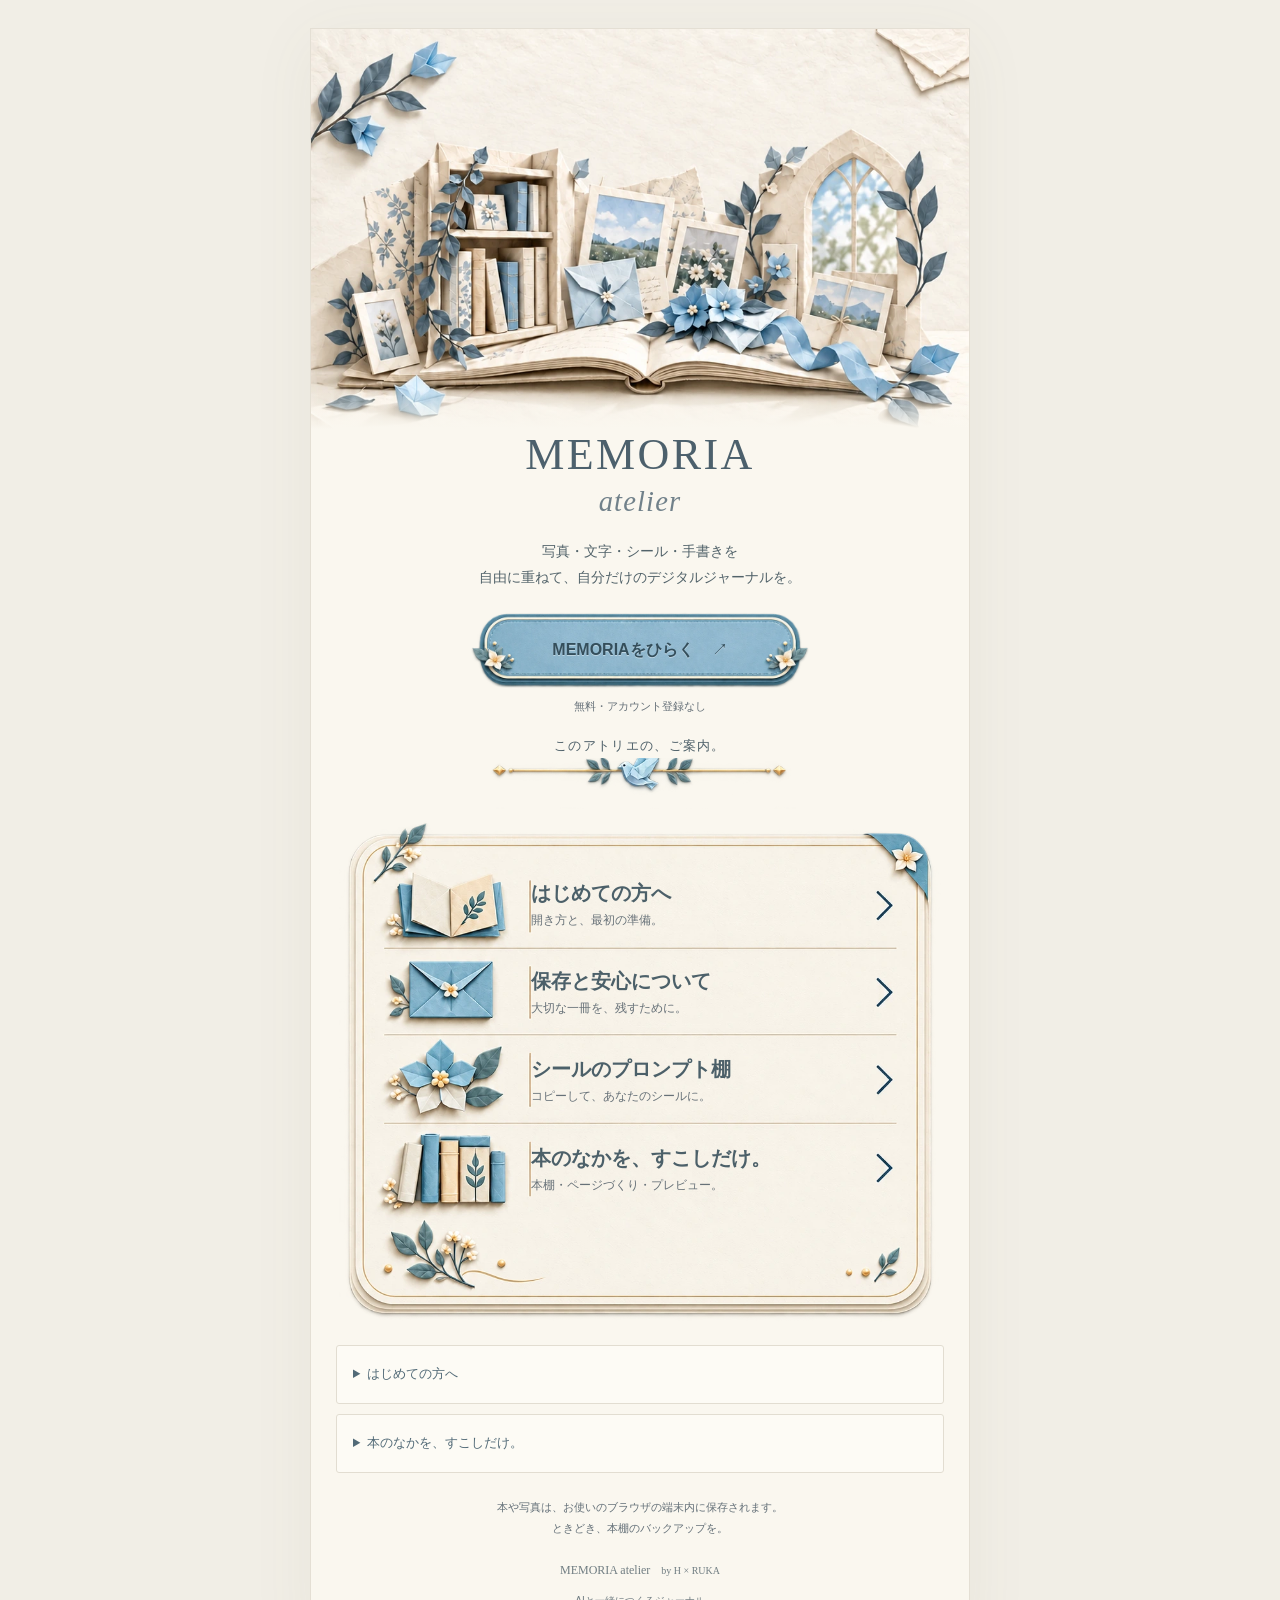
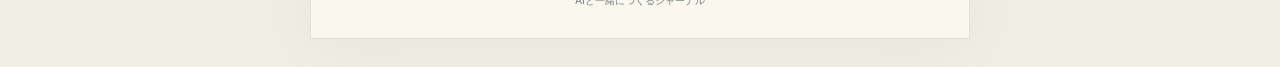
<file: index.html>
<!doctype html>
<html lang="ja">
<head>
  <meta charset="utf-8">
  <meta name="viewport" content="width=device-width, initial-scale=1">
  <meta name="theme-color" content="#faf7ef">
  <meta name="description" content="MEMORIA atelierは、写真・文字・シール・手書きを自由に重ねてつくる、ブラウザで使えるデジタルジャーナルアプリです。AIと一緒につくるジャーナル体験を楽しめます。">
  <meta name="keywords" content="MEMORIA atelier, デジタルジャーナル, デジタルジャーナルアプリ, ブラウザジャーナル, digital journal, digital journaling, browser journal, AI assisted journal">
  <meta property="og:title" content="MEMORIA atelier | ブラウザで使えるデジタルジャーナルアプリ">
  <meta property="og:description" content="写真・文字・シール・手書きを自由に重ねて、自分だけのデジタルジャーナルをつくれるブラウザアプリです。">
  <meta property="og:type" content="website">
  <meta property="og:url" content="https://ai-ruka.github.io/memoria-atelier-site/">
  <link rel="canonical" href="https://ai-ruka.github.io/memoria-atelier-site/">
  <title>MEMORIA atelier | ブラウザで使えるデジタルジャーナルアプリ</title>
  <link rel="stylesheet" href="./styles.css">
  <link rel="stylesheet" href="./compact.css">
  <link rel="stylesheet" href="./materials-ui.css">
  <link rel="stylesheet" href="./guide-pages.css">
  <link rel="stylesheet" href="./origami-home.css">
</head>
<body class="origami">
<a class="skip" href="#contents">目次へ</a>

<main class="journal-home">
<header class="intro">
<div class="hero-art" role="img" aria-label="折り紙の本棚、花、手紙が広がるジャーナル"></div>
<div class="intro-copy"><h1>MEMORIA <em>atelier</em></h1>
<p class="description">写真・文字・シール・手書きを<br>自由に重ねて、自分だけの<br>デジタルジャーナルを。</p>
<a class="open-app" href="https://memoria-atelier-hxr.netlify.app/" target="_blank" rel="noopener noreferrer"><svg class="button-art" viewBox="45 398 775 190" aria-hidden="true" focusable="false"><image href="./assets/origami/navigation-ivory.webp" width="864" height="1536"/></svg><span>MEMORIAをひらく <b aria-hidden="true">↗</b></span></a>
<p class="small-note">無料・アカウント登録なし</p></div>
</header>
<nav id="contents" class="contents" aria-label="このアトリエのご案内">
<h2>このアトリエの、ご案内。</h2>
<svg class="divider" viewBox="205 615 455 75" aria-hidden="true" focusable="false"><image href="./assets/origami/navigation-ivory.webp" width="864" height="1536"/></svg>
<div class="menu-paper"><svg class="menu-art" viewBox="0 670 864 735" aria-hidden="true" focusable="false"><image href="./assets/origami/navigation-ivory.webp" width="864" height="1536"/></svg>
<div class="menu-links">
<a href="#first-guide" data-open="first-guide"><strong>はじめての方へ</strong><small>開き方と、最初の準備。</small></a>
<a href="./security.html"><strong>保存と安心について</strong><small>大切な一冊を、残すために。</small></a>
<a href="./sticker-prompts.html"><strong>シールのプロンプト棚</strong><small>コピーして、あなたのシールに。</small></a>
<a href="#inside-guide" data-open="inside-guide"><strong>本のなかを、すこしだけ。</strong><small>本棚・ページづくり・プレビュー。</small></a>
</div></div></nav>
<div class="guide-pages">
<details id="first-guide"><summary>はじめての方へ</summary><div class="guide-content">      <section class="section first-steps" id="start" aria-labelledby="start-title">
        <div class="paper-card compact-guide visual-guide">
          <p class="section-number">01</p>
          <p class="eyebrow">BEFORE OPENING</p>
          <h2 id="start-title">開く前に、これだけ。</h2>
          <p class="guide-lead">最初だけ、4つをさらっと見てね。</p>

          <div class="guide-grid">
            <article class="guide-card">
              <div class="guide-visual visual-browser" aria-hidden="true"><div class="mini-browser-top"><span></span><b>memoria</b><i>⋮</i></div><div class="mini-app-page"><span class="mini-door">M</span><em>MEMORIA</em></div><span class="guide-badge">1</span></div>
              <div class="guide-copy"><h3>ブラウザで開く</h3><p>Safari / Chromeがおすすめ。</p></div>
            </article>
            <article class="guide-card">
              <div class="guide-visual visual-home" aria-hidden="true"><div class="mini-browser-strip"><span>memoria</span><i>⋮</i></div><div class="mini-menu"><span>共有…</span><span>ページ内検索</span><strong>⌂ ホーム画面に追加</strong></div><span class="guide-badge">2</span></div>
              <div class="guide-copy"><h3>ホーム画面に追加</h3><p>いつも同じ入口から開けるよ。</p></div>
            </article>
            <article class="guide-card">
              <div class="guide-visual visual-backup" aria-hidden="true"><div class="mini-shelf-head"><span>MY JOURNALING</span><b>◉</b><i>＋</i></div><div class="mini-shelf"><span></span><span></span><span></span></div><div class="mini-highlight">本を管理</div><span class="guide-badge">3</span></div>
              <div class="guide-copy"><h3>本棚をバックアップ</h3><p>右上の白い「本を管理」から、ときどき保存。</p></div>
            </article>
            <article class="guide-card">
              <div class="guide-visual visual-restore" aria-hidden="true"><div class="mini-backup-panel"><span>KEEP YOUR MEMORIES</span><button type="button" tabindex="-1">まるごと保存</button><button type="button" tabindex="-1">↻ バックアップを戻す</button></div><span class="guide-badge">4</span></div>
              <div class="guide-copy"><h3>見えないときは復元</h3><p>本棚が見えないときも、保存したバックアップから戻せます。</p></div>
            </article>
          </div>

          <p class="guide-tip">※ X・LINEなどのアプリ内ブラウザでは、保存場所が別になることがあります。MEMORIAは無料・アカウント登録なしで使えます。</p>
          <a class="primary-button guide-open" href="https://memoria-atelier-hxr.netlify.app/" target="_blank" rel="noopener noreferrer"><span aria-hidden="true">✿</span> MEMORIAをひらく <span aria-hidden="true">→</span></a>
        </div>
      </section>

</div></details>
<details id="inside-guide"><summary>本のなかを、すこしだけ。</summary><div class="guide-content">      <section class="section gallery material-gallery" aria-labelledby="gallery-title">
        <div class="section-heading">
          <div><p class="section-number">02</p><p class="eyebrow">A PEEK INSIDE</p><h2 id="gallery-title">本のなかを、すこしだけ。</h2></div>
          <p class="gallery-note">ページを重ねるたび、あなたらしい一冊に。</p>
        </div>

        <div class="screenshots">
          <figure class="screenshot-placeholder screenshot-tall material-shot">
            <div class="placeholder-art shelf-art" aria-hidden="true"><span></span><span></span><span></span></div>
            <figcaption><strong>MY JOURNALING</strong><span>本棚から、今日の一冊を。</span></figcaption>
          </figure>
          <figure class="screenshot-placeholder collage-card material-shot">
            <div class="placeholder-art page-art" aria-hidden="true"><span></span><span></span><span></span><span></span></div>
            <figcaption><strong>CREATE A PAGE</strong><span>写真と言葉を自由に重ねて。</span></figcaption>
          </figure>
          <figure class="screenshot-placeholder collage-card material-shot">
            <div class="placeholder-art preview-art" aria-hidden="true"><span>MEMORIA</span></div>
            <figcaption><strong>KEEP YOUR STORY</strong><span>完成したページをめくって楽しむ。</span></figcaption>
          </figure>
        </div>
      </section>

</div></details>
</div>
<p class="storage-note">本や写真は、お使いのブラウザの端末内に保存されます。<br>ときどき、本棚のバックアップを。</p>
<footer class="journal-footer"><p>MEMORIA atelier <span>by H × RUKA</span></p><small>AIと一緒につくるジャーナル</small></footer>
</main>
<script>
function openGuide(){const el=document.getElementById(location.hash.slice(1));if(el?.tagName==='DETAILS')el.open=true;}
document.querySelectorAll('[data-open]').forEach(link=>link.addEventListener('click',()=>{document.getElementById(link.dataset.open).open=true;}));
window.addEventListener('hashchange',openGuide);openGuide();
</script>
</body></html>
</file>
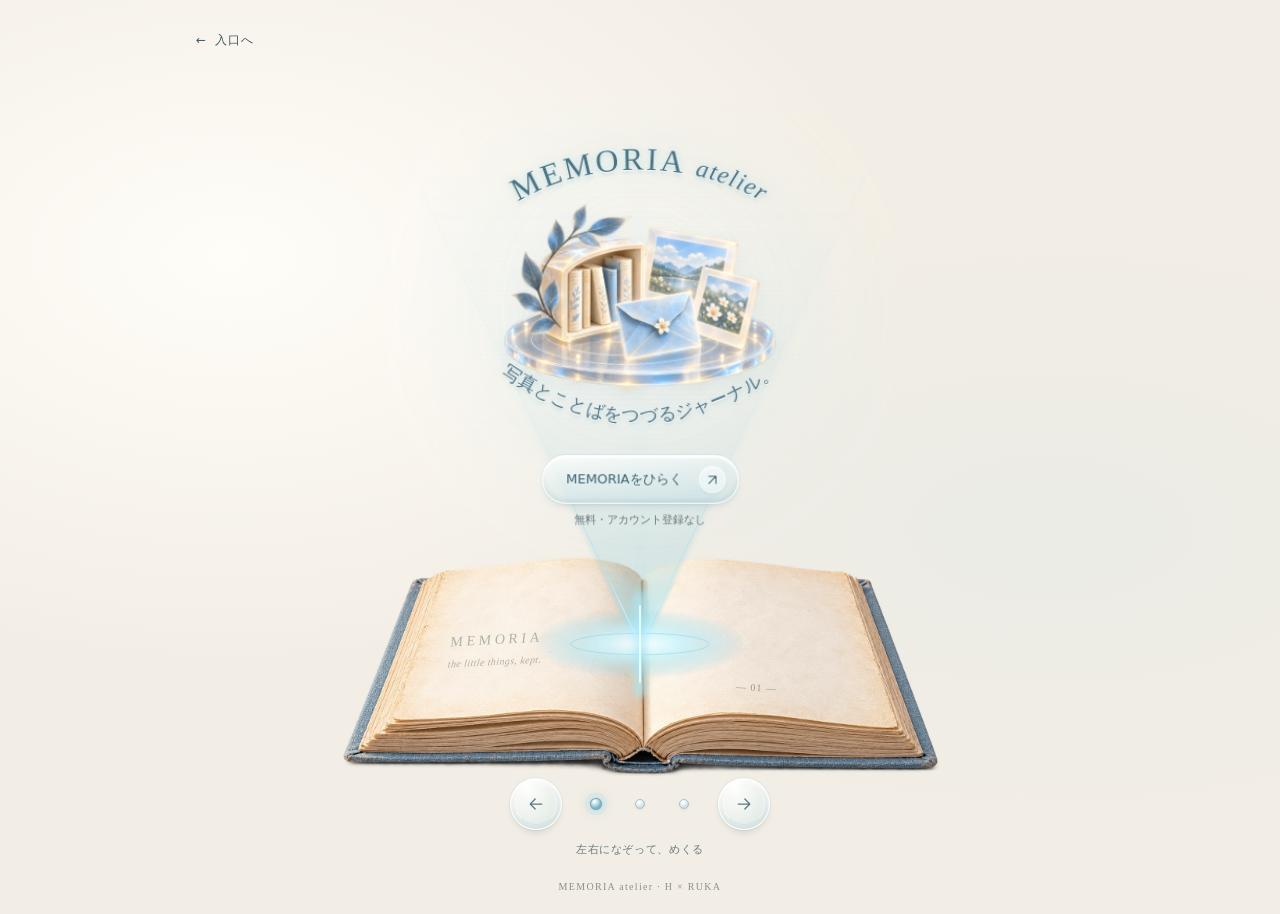
<file: floating-journal.html>
<!doctype html>
<html lang="ja">
<head>
  <meta charset="utf-8">
  <meta name="viewport" content="width=device-width, initial-scale=1">
  <meta name="theme-color" content="#f7f3eb">
  <meta name="robots" content="noindex, nofollow">
  <title>浮かぶ本のアトリエ | MEMORIA atelier</title>
  <meta name="description" content="本をめくると、案内がふわっと浮かび上がるMEMORIAの小さな展示室。">
  <link rel="stylesheet" href="./floating-journal.css">
  <script src="./floating-journal.js" defer></script>
</head>
<body>
  <header class="room-header">
    <a class="back-link" href="./index.html"><span aria-hidden="true">←</span> 入口へ</a>
  </header>
  <main class="exhibit">
    <div class="scene" id="scene">
      <svg class="projector" id="projector" aria-hidden="true" focusable="false" preserveAspectRatio="none">
        <defs>
          <linearGradient id="projection-air" x1="0" y1="0" x2="0" y2="1">
            <stop stop-color="#b9e7f0" stop-opacity="0"/>
            <stop offset=".55" stop-color="#8dcbdc" stop-opacity=".06"/>
            <stop offset=".86" stop-color="#79c8df" stop-opacity=".22"/>
            <stop offset="1" stop-color="#b4edfa" stop-opacity=".7"/>
          </linearGradient>
          <linearGradient id="projection-ray" x1="0" y1="0" x2="0" y2="1">
            <stop stop-color="#87c8dc" stop-opacity="0"/>
            <stop offset=".67" stop-color="#6dbdd4" stop-opacity=".2"/>
            <stop offset="1" stop-color="#f4ffff" stop-opacity=".95"/>
          </linearGradient>
          <radialGradient id="projection-glow">
            <stop stop-color="#ffffff" stop-opacity=".95"/>
            <stop offset=".35" stop-color="#c9f5ff" stop-opacity=".8"/>
            <stop offset="1" stop-color="#81cfe6" stop-opacity="0"/>
          </radialGradient>
        </defs>
        <g class="projector-beam">
          <path id="beam-volume" fill="url(#projection-air)"/>
          <path id="beam-left" class="beam-ray"/>
          <path id="beam-center" class="beam-ray beam-center"/>
          <path id="beam-right" class="beam-ray"/>
        </g>
        <g class="projector-source">
          <ellipse id="source-halo" fill="url(#projection-glow)"/>
          <ellipse id="source-ring" class="source-ring"/>
          <path id="source-spine" class="source-spine"/>
          <path id="source-core" class="source-core"/>
        </g>
      </svg>
      <span class="projection-sweep" aria-hidden="true"></span>
      <div class="floating-stack">
        <div class="floating-window" id="display" aria-busy="false">
          <span class="corner corner-tl" aria-hidden="true"></span><span class="corner corner-tr" aria-hidden="true"></span>
          <span class="corner corner-bl" aria-hidden="true"></span><span class="corner corner-br" aria-hidden="true"></span>
          <section class="panel welcome-panel" id="welcome" aria-labelledby="welcome-title">
            <h1 class="sr-only" id="welcome-title">MEMORIA <em>atelier</em></h1>
            <div class="hologram-orbit">
              <div class="paper-world circular-world" role="img" aria-label="透明な円形の台座に、本棚・写真・手紙が立体で浮かぶ小さなアトリエ"></div>
              <svg class="orbit-lettering" viewBox="0 0 420 320" aria-hidden="true" focusable="false">
                <defs>
                  <path id="welcome-title-arc" d="M32 165 A178 118 0 0 1 388 165"/>
                  <path id="welcome-copy-arc" d="M35 224 Q210 376 385 224"/>
                </defs>
                <text class="orbit-title" text-anchor="middle"><textPath href="#welcome-title-arc" startOffset="50%">MEMORIA<tspan class="orbit-atelier" dx="10">atelier</tspan></textPath></text>
                <text class="orbit-copy" text-anchor="middle"><textPath href="#welcome-copy-arc" startOffset="50%">写真とことばをつづるジャーナル。</textPath></text>
              </svg>
            </div>
            <p class="panel-copy sr-only">写真とことばをつづるジャーナル。</p>
            <a class="ink-link" href="https://memoria-atelier-hxr.netlify.app/" target="_blank" rel="noopener noreferrer">MEMORIAをひらく <span class="link-arrow" aria-hidden="true"><svg viewBox="0 0 24 24" focusable="false"><path d="M7 17 17 7M7 7h10v10"/></svg></span></a>
            <p class="quiet-note">無料・アカウント登録なし</p>
          </section>
          <section class="panel create-panel" id="create" aria-labelledby="create-title" hidden>
            <h2 id="create-title">好き、を集めて。</h2>
            <a class="journal-example" href="./assets/floating-journal/journal-window-example.webp" target="_blank" rel="noopener noreferrer" aria-label="完成ページの作例を大きく見る（新しいタブ）">
              <img src="./assets/floating-journal/journal-window-example.webp" width="1193" height="1536" alt="折り紙の窓と薄いカーテン、星の灯り、花、ふたりの線画を重ねたジャーナルの作例" decoding="async">
              <span class="example-zoom" aria-hidden="true"><svg viewBox="0 0 24 24" focusable="false"><circle cx="10" cy="10" r="6"/><path d="m15 15 5 5M7 10h6m-3-3v6"/></svg></span>
            </a>
            <p class="example-caption">ページの作例 · タップで拡大</p>
            <p class="panel-copy">シールも手書きも、自由に重ねて。</p>
            <a class="ink-link" href="./sticker-prompts.html">シールのプロンプト棚 <span class="link-arrow" aria-hidden="true"><svg viewBox="0 0 24 24" focusable="false"><path d="M5 12h14m-6-6 6 6-6 6"/></svg></span></a>
          </section>
          <section class="panel save-panel" id="save" aria-labelledby="save-title" hidden>
            <h2 id="save-title">大切な一冊を守る。</h2>
            <div class="keepsake" aria-hidden="true"><div class="envelope-back"></div><div class="letter"><span>dear memories,</span><i></i><i></i><i></i></div><div class="envelope-front"></div><span class="seal">M</span></div>
            <p class="panel-copy">本や写真は、この端末の<br>ブラウザ内に保存。</p>
            <p class="backup-note">ときどき本棚をバックアップ。</p>
            <a class="ink-link" href="./security.html">保存と安心について <span class="link-arrow" aria-hidden="true"><svg viewBox="0 0 24 24" focusable="false"><path d="M5 12h14m-6-6 6 6-6 6"/></svg></span></a>
          </section>
        </div>
      </div>
      <div class="book-base" aria-hidden="true">
        <img class="book-image" src="./assets/floating-journal/open-book.webp" width="1536" height="1024" alt="" fetchpriority="high">
        <div class="book-inscription"><span>MEMORIA</span><em>the little things, kept.</em></div>
        <div class="book-page-number">— <span id="book-number">01</span> —</div>
        <svg class="turning-leaf" viewBox="0 0 300 260" preserveAspectRatio="none"><defs><linearGradient id="leaf-paper"><stop stop-color="#c8ad86"/><stop offset=".12" stop-color="#f2e6d1"/><stop offset=".55" stop-color="#fff9ed"/><stop offset="1" stop-color="#dfc9a5"/></linearGradient><linearGradient id="leaf-fold"><stop stop-color="#937a57" stop-opacity=".3"/><stop offset=".18" stop-color="#d8bd95" stop-opacity="0"/><stop offset="1" stop-color="#80694a" stop-opacity=".1"/></linearGradient></defs><path d="M0 33 C42 0 85 0 126 4 L268 19 L300 230 C167 217 83 194 0 260Z" fill="url(#leaf-paper)" stroke="#e2cfb0"/><path d="M0 33 C42 0 85 0 126 4 L268 19 L300 230 C167 217 83 194 0 260Z" fill="url(#leaf-fold)"/></svg>
      </div>
    </div>
    <nav class="page-controls" aria-label="本をめくる" hidden>
      <button class="turn-button" id="previous" type="button" aria-label="前のページへ"><svg viewBox="0 0 24 24" aria-hidden="true" focusable="false"><path d="M19 12H5m6-6-6 6 6 6"/></svg></button>
      <div class="page-index"><p class="sr-only" id="page-count">01 <span>/ 03</span></p><div class="page-dots"><button type="button" data-page="0" aria-label="1ページ目：ようこそ" aria-current="page"></button><button type="button" data-page="1" aria-label="2ページ目：ページづくり"></button><button type="button" data-page="2" aria-label="3ページ目：保存の案内"></button></div></div>
      <button class="turn-button" id="next" type="button" aria-label="次のページへ"><svg viewBox="0 0 24 24" aria-hidden="true" focusable="false"><path d="M5 12h14m-6-6 6 6-6 6"/></svg></button>
    </nav>
    <p class="gesture-hint" hidden>左右になぞって、めくる</p>
    <p class="sr-only" role="status" aria-live="polite" aria-atomic="true" id="page-announcement"></p>
    <noscript><p class="no-script-links"><a href="./index.html">入口のご案内へ</a> · <a href="./security.html">保存と安心について</a></p></noscript>
  </main>
  <footer class="room-footer"><span>MEMORIA atelier · H × RUKA</span></footer>
</body>
</html>
</file>
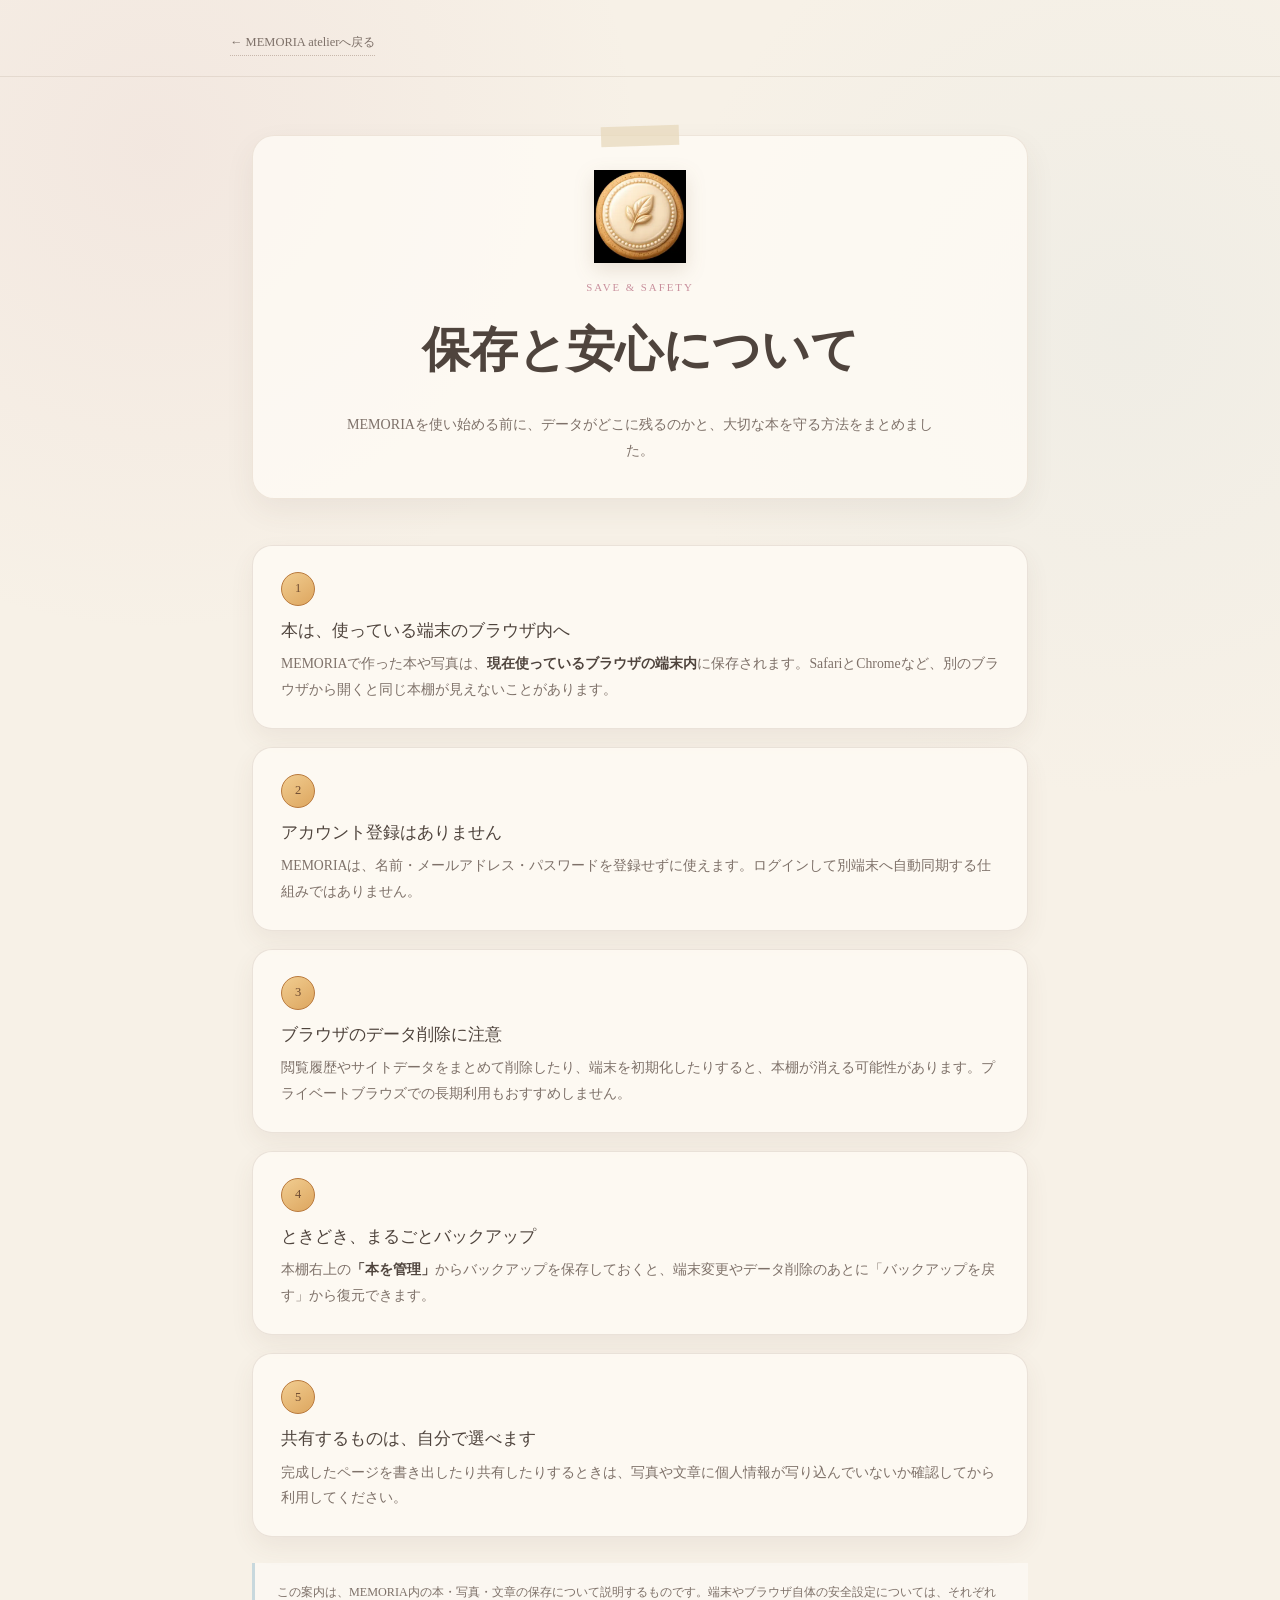
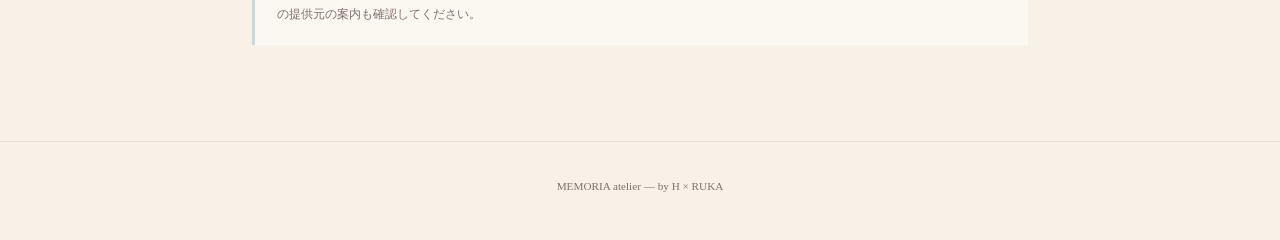
<file: security.html>
<!doctype html>
<html lang="ja">
<head>
  <meta charset="utf-8">
  <meta name="viewport" content="width=device-width, initial-scale=1">
  <meta name="theme-color" content="#f7f1e7">
  <meta name="description" content="MEMORIA atelierのデータ保存と安心して使うための案内です。">
  <title>保存と安心について | MEMORIA atelier</title>
  <link rel="stylesheet" href="./styles.css">
  <link rel="stylesheet" href="./guide-pages.css">
</head>
<body class="guide-page">
  <header class="guide-header"><div class="guide-header-inner"><a class="back-home" href="./index.html">← MEMORIA atelierへ戻る</a></div></header>
  <main class="guide-main">
    <section class="guide-title">
      <img class="guide-cookie" src="./assets/materials/cookie-leaf.webp" alt="" aria-hidden="true">
      <p class="guide-kicker">SAVE &amp; SAFETY</p>
      <h1>保存と安心について</h1>
      <p>MEMORIAを使い始める前に、データがどこに残るのかと、大切な本を守る方法をまとめました。</p>
    </section>
    <div class="info-stack">
      <article class="info-card"><span class="info-number">1</span><h2>本は、使っている端末のブラウザ内へ</h2><p>MEMORIAで作った本や写真は、<strong>現在使っているブラウザの端末内</strong>に保存されます。SafariとChromeなど、別のブラウザから開くと同じ本棚が見えないことがあります。</p></article>
      <article class="info-card"><span class="info-number">2</span><h2>アカウント登録はありません</h2><p>MEMORIAは、名前・メールアドレス・パスワードを登録せずに使えます。ログインして別端末へ自動同期する仕組みではありません。</p></article>
      <article class="info-card"><span class="info-number">3</span><h2>ブラウザのデータ削除に注意</h2><p>閲覧履歴やサイトデータをまとめて削除したり、端末を初期化したりすると、本棚が消える可能性があります。プライベートブラウズでの長期利用もおすすめしません。</p></article>
      <article class="info-card"><span class="info-number">4</span><h2>ときどき、まるごとバックアップ</h2><p>本棚右上の<strong>「本を管理」</strong>からバックアップを保存しておくと、端末変更やデータ削除のあとに「バックアップを戻す」から復元できます。</p></article>
      <article class="info-card"><span class="info-number">5</span><h2>共有するものは、自分で選べます</h2><p>完成したページを書き出したり共有したりするときは、写真や文章に個人情報が写り込んでいないか確認してから利用してください。</p></article>
    </div>
    <p class="guide-note">この案内は、MEMORIA内の本・写真・文章の保存について説明するものです。端末やブラウザ自体の安全設定については、それぞれの提供元の案内も確認してください。</p>
  </main>
  <footer class="guide-footer"><div class="guide-footer-inner"><p>MEMORIA atelier — by H × RUKA</p></div></footer>
</body>
</html>
</file>
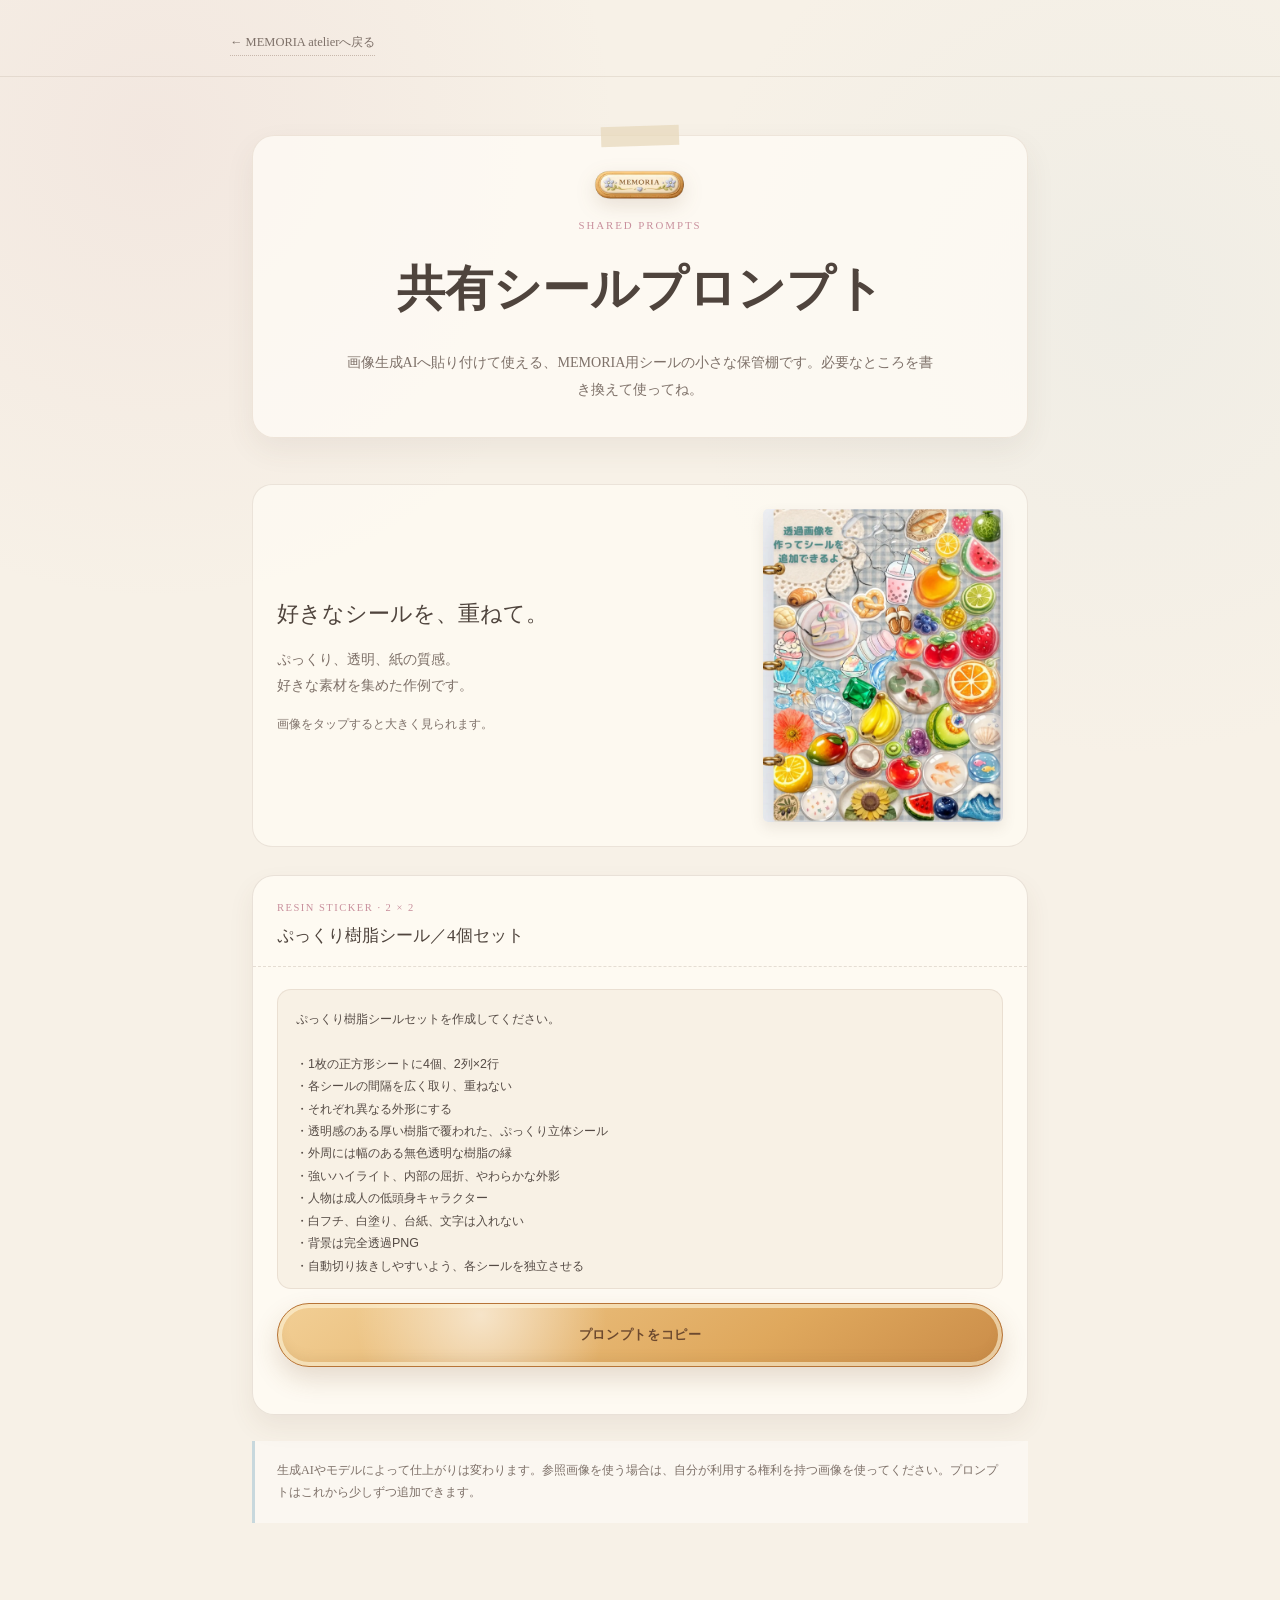
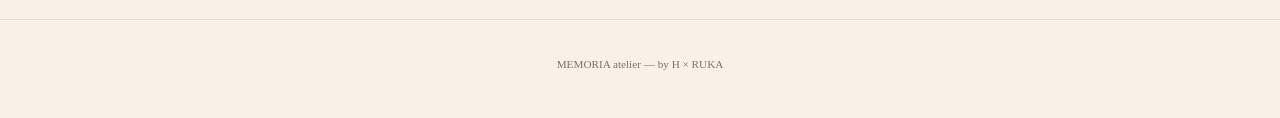
<file: sticker-prompts.html>
<!doctype html>
<html lang="ja">
<head>
  <meta charset="utf-8">
  <meta name="viewport" content="width=device-width, initial-scale=1">
  <meta name="theme-color" content="#f7f1e7">
  <meta name="description" content="MEMORIA atelierの共有シールプロンプトを見てコピーできる小さな保管棚です。">
  <title>共有シールプロンプト | MEMORIA atelier</title>
  <link rel="stylesheet" href="./styles.css">
  <link rel="stylesheet" href="./guide-pages.css">
</head>
<body class="guide-page">
  <header class="guide-header"><div class="guide-header-inner"><a class="back-home" href="./index.html">← MEMORIA atelierへ戻る</a></div></header>
  <main class="guide-main">
    <section class="guide-title">
      <img class="guide-cookie" src="./assets/materials/memoria-cookie.webp" alt="" aria-hidden="true">
      <p class="guide-kicker">SHARED PROMPTS</p>
      <h1>共有シールプロンプト</h1>
      <p>画像生成AIへ貼り付けて使える、MEMORIA用シールの小さな保管棚です。必要なところを書き換えて使ってね。</p>
    </section>
    <section class="sticker-example" id="sticker-example" aria-labelledby="sticker-example-title">
      <div class="sticker-example-copy">
        <h2 id="sticker-example-title">好きなシールを、重ねて。</h2>
        <p>ぷっくり、透明、紙の質感。<br>好きな素材を集めた作例です。</p>
        <p class="sticker-example-note">画像をタップすると大きく見られます。</p>
      </div>
      <a class="sticker-example-link" href="./assets/floating-journal/sticker-journal-example.webp" target="_blank" rel="noopener noreferrer" aria-label="シールを重ねたページの作例を大きく見る（新しいタブ）">
        <img src="./assets/floating-journal/sticker-journal-example.webp" width="1175" height="1536" alt="「透過画像を作ってシールを追加できるよ」と書かれた、果物やお菓子、ガラスや宝石のシールを並べたジャーナルの作例" loading="lazy" decoding="async">
      </a>
    </section>
    <div class="prompt-grid">
      <article class="prompt-card">
        <div class="prompt-head"><p class="prompt-label">RESIN STICKER · 2 × 2</p><h2>ぷっくり樹脂シール／4個セット</h2></div>
        <div class="prompt-body">
          <pre class="prompt-text" id="prompt-resin">ぷっくり樹脂シールセットを作成してください。

・1枚の正方形シートに4個、2列×2行
・各シールの間隔を広く取り、重ねない
・それぞれ異なる外形にする
・透明感のある厚い樹脂で覆われた、ぷっくり立体シール
・外周には幅のある無色透明な樹脂の縁
・強いハイライト、内部の屈折、やわらかな外影
・人物は成人の低頭身キャラクター
・白フチ、白塗り、台紙、文字は入れない
・背景は完全透過PNG
・自動切り抜きしやすいよう、各シールを独立させる

人物参考画像がある場合は、顔立ち・髪型・髪色・服装・雰囲気だけを自然に反映し、元画像の構図や背景はコピーしないでください。</pre>
          <button class="primary-button copy-button" type="button" data-copy="prompt-resin">プロンプトをコピー</button>
          <p class="copy-status" aria-live="polite"></p>
        </div>
      </article>
    </div>
    <p class="guide-note">生成AIやモデルによって仕上がりは変わります。参照画像を使う場合は、自分が利用する権利を持つ画像を使ってください。プロンプトはこれから少しずつ追加できます。</p>
  </main>
  <footer class="guide-footer"><div class="guide-footer-inner"><p>MEMORIA atelier — by H × RUKA</p></div></footer>
  <script>
    document.querySelectorAll("[data-copy]").forEach(function(button) {
      button.addEventListener("click", async function() {
        var text = document.getElementById(button.dataset.copy).textContent;
        var status = button.parentElement.querySelector(".copy-status");
        try {
          await navigator.clipboard.writeText(text);
          status.textContent = "コピーしました ♡";
        } catch (error) {
          status.textContent = "長押ししてコピーしてね";
        }
      });
    });
  </script>
</body>
</html>
</file>
<file: styles.css>
:root {
  --paper: #fbf7ef;
  --paper-soft: #f6efe3;
  --paper-deep: #eadbc4;
  --ink: #4f443d;
  --muted: #7e7169;
  --rose: #c9909d;
  --rose-soft: #e8c5cc;
  --sage: #92a89e;
  --sage-soft: #cbd7cf;
  --blue: #adc9d3;
  --blue-deep: #799ca8;
  --wood: #c88f58;
  --wood-light: #e4b77a;
  --wood-deep: #9f6b3e;
  --cookie: #e7b86f;
  --cookie-light: #f3d29b;
  --cookie-edge: #b9793c;
  --cream: #fff9ed;
  --gold: #c9a064;
  --line: rgba(116, 87, 67, .16);
  --shadow: 0 24px 60px rgba(92, 66, 48, .14);
  --soft-shadow: 0 12px 30px rgba(99, 72, 51, .11);
}

* { box-sizing: border-box; }
html { scroll-behavior: smooth; }
body {
  margin: 0;
  color: var(--ink);
  background:
    radial-gradient(circle at 12% 6%, rgba(201,144,157,.12), transparent 25%),
    radial-gradient(circle at 88% 22%, rgba(173,201,211,.13), transparent 30%),
    linear-gradient(180deg,#e9e1d8,#dcd2c8);
  font-family: "Yu Mincho", "Hiragino Mincho ProN", "Noto Serif JP", Georgia, serif;
  line-height: 1.9;
  -webkit-font-smoothing: antialiased;
}

a { color: inherit; }
h1,h2,h3,p { overflow-wrap: anywhere; }

.page-shell {
  width: min(100%, 1180px);
  margin: 0 auto;
  overflow: hidden;
  background:
    radial-gradient(circle at 16px 16px, rgba(122,94,71,.035) 1px, transparent 1.2px) 0 0/28px 28px,
    repeating-linear-gradient(0deg, rgba(117,90,68,.014) 0 1px, transparent 1px 5px),
    linear-gradient(rgba(255,255,255,.5),rgba(255,255,255,.5)),
    var(--paper);
  box-shadow: 0 0 80px rgba(63,46,39,.16);
}

.eyebrow {
  margin: 0 0 12px;
  color: var(--rose);
  font-family: Georgia, serif;
  font-size: .72rem;
  font-weight: 700;
  letter-spacing: .28em;
}

.hero {
  position: relative;
  min-height: 900px;
  padding: 92px 7vw 92px;
  text-align: center;
  overflow: hidden;
  border-bottom: 1px solid var(--line);
  isolation: isolate;
}

.hero::before {
  content: "";
  position: absolute;
  inset: 0;
  z-index: -4;
  background:
    linear-gradient(90deg, transparent 0 7%, rgba(255,255,255,.28) 7% 7.4%, transparent 7.4% 100%),
    radial-gradient(circle at 82% 20%, rgba(173,201,211,.14), transparent 24%),
    radial-gradient(circle at 18% 18%, rgba(232,197,204,.12), transparent 25%);
}

.hero-collage,
.hero-collage span { position: absolute; pointer-events: none; }
.hero-collage { inset: 0; z-index: -2; }

.hero-flower {
  width: 180px;
  height: 210px;
  opacity: .42;
  filter: saturate(.8);
}
.hero-flower::before,
.hero-flower::after {
  content: "";
  position: absolute;
  border-radius: 50% 50% 50% 10%;
  background: linear-gradient(145deg,rgba(173,201,211,.72),rgba(121,156,168,.36));
  box-shadow:
    48px 20px 0 -5px rgba(201,144,157,.36),
    80px 66px 0 -11px rgba(146,168,158,.52),
    26px 100px 0 -15px rgba(173,201,211,.46);
}
.hero-flower::before { width: 64px; height: 92px; left: 28px; top: 28px; transform: rotate(-28deg); }
.hero-flower::after { width: 38px; height: 70px; left: 80px; top: 78px; transform: rotate(42deg); }
.flower-a { left: -54px; top: 138px; transform: rotate(-16deg); }
.flower-b { right: -62px; bottom: 150px; transform: scale(.78) rotate(18deg); opacity: .28; }

.glass-drop {
  display: block;
  border-radius: 48% 52% 56% 44% / 45% 48% 52% 55%;
  border: 1px solid rgba(255,255,255,.82);
  background:
    radial-gradient(circle at 28% 22%, rgba(255,255,255,.95) 0 7%, transparent 8%),
    radial-gradient(circle at 60% 72%, rgba(173,201,211,.16), transparent 40%),
    rgba(255,255,255,.08);
  box-shadow:
    inset 10px 10px 20px rgba(255,255,255,.34),
    inset -9px -10px 18px rgba(111,141,151,.12),
    0 10px 22px rgba(88,74,65,.08);
}
.drop-a { width: 116px; height: 88px; right: 10%; top: 130px; transform: rotate(-12deg); }
.drop-b { width: 72px; height: 72px; left: 15%; bottom: 160px; }

.paper-scrap {
  width: 190px;
  height: 44px;
  background:
    linear-gradient(90deg,rgba(235,218,192,.88),rgba(248,240,226,.94)),
    repeating-linear-gradient(90deg,rgba(135,107,78,.1) 0 1px,transparent 1px 8px);
  opacity: .58;
  clip-path: polygon(1% 15%,7% 7%,13% 12%,20% 5%,28% 11%,36% 4%,45% 9%,55% 3%,66% 10%,76% 5%,88% 12%,99% 8%,98% 86%,90% 92%,82% 87%,72% 95%,60% 89%,50% 97%,39% 90%,27% 96%,16% 88%,7% 94%,1% 85%);
}
.scrap-a { left: 5%; bottom: 104px; transform: rotate(-7deg); }
.scrap-b { right: 4%; top: 295px; transform: rotate(9deg); background: rgba(203,215,207,.55); }

.cookie-seal {
  display: grid;
  place-items: center;
  width: 54px;
  height: 54px;
  margin: 0 auto 18px;
  color: #8c6744;
  background:
    radial-gradient(circle at 35% 28%, rgba(255,255,255,.64), transparent 24%),
    linear-gradient(145deg,var(--cookie-light),var(--cookie));
  border: 1px solid var(--cookie-edge);
  border-radius: 50%;
  box-shadow:
    inset 0 0 0 5px rgba(255,247,225,.52),
    inset 0 -6px 10px rgba(135,82,37,.10),
    0 9px 20px rgba(109,74,39,.13);
  font-size: 1.25rem;
}

.brand-plaque {
  position: relative;
  display: inline-flex;
  align-items: center;
  justify-content: center;
  gap: clamp(10px,2vw,24px);
  min-width: min(92vw,720px);
  padding: 22px clamp(24px,5vw,54px) 20px;
  margin: 8px auto 0;
  color: #755036;
  background:
    radial-gradient(circle at 30% 20%,rgba(255,255,255,.72),transparent 28%),
    linear-gradient(180deg,#fffaf0,#f4e5c6);
  border: 10px solid transparent;
  border-radius: 999px;
  background-clip: padding-box;
  box-shadow:
    0 0 0 1px #b9793c,
    0 0 0 8px #e3ad64,
    0 0 0 10px rgba(255,245,220,.7),
    0 18px 34px rgba(110,73,39,.16),
    inset 0 -8px 14px rgba(166,111,53,.07);
}
.brand-plaque::after {
  content: "";
  position: absolute;
  inset: 7px;
  border: 1px solid rgba(183,121,60,.28);
  border-radius: inherit;
  pointer-events: none;
}
.brand-plaque h1 {
  margin: 0;
  font-size: clamp(2.3rem,7.3vw,5.3rem);
  font-weight: 400;
  line-height: .95;
  letter-spacing: .09em;
  white-space: nowrap;
}
.brand-plaque h1 small {
  display: block;
  margin-top: 12px;
  color: var(--rose);
  font-size: .29em;
  font-style: italic;
  letter-spacing: .18em;
}
.plaque-flower {
  color: #9db6c0;
  font-size: clamp(1.1rem,3vw,1.7rem);
  text-shadow: 0 1px 0 #fff;
}

.hero-note {
  position: relative;
  width: min(92%,610px);
  margin: 44px auto 28px;
  padding: 24px 34px;
  transform: rotate(-.4deg);
  background:
    linear-gradient(rgba(255,255,255,.62),rgba(255,255,255,.62)),
    radial-gradient(circle at 14% 22%,rgba(173,201,211,.16),transparent 24%),
    rgba(255,255,255,.28);
  border: 1px solid rgba(255,255,255,.58);
  border-radius: 42% 58% 48% 52% / 18% 26% 18% 24%;
  box-shadow: 0 14px 28px rgba(105,82,64,.08), inset 0 0 24px rgba(255,255,255,.3);
  backdrop-filter: blur(4px);
}
.hero-note::before,
.hero-note::after {
  content: "";
  position: absolute;
  width: 72px;
  height: 22px;
  background: rgba(239,227,205,.72);
  box-shadow: inset 0 0 0 1px rgba(133,101,73,.04);
}
.hero-note::before { left: 34px; top: -12px; transform: rotate(-4deg); }
.hero-note::after { right: 40px; bottom: -11px; transform: rotate(6deg); }
.hero-note p { margin: 0; font-size: clamp(1rem,2.4vw,1.25rem); letter-spacing: .07em; }

.primary-button {
  display: inline-flex;
  align-items: center;
  justify-content: center;
  gap: 14px;
  min-height: 64px;
  padding: 14px 30px;
  color: #6d4a2f;
  background:
    radial-gradient(circle at 28% 18%,rgba(255,255,255,.58),transparent 24%),
    linear-gradient(145deg,#f2cf95,#dfa85d 66%,#ca8c48);
  border: 1px solid #b77437;
  border-radius: 999px;
  box-shadow:
    inset 0 0 0 4px rgba(255,247,220,.6),
    inset 0 -7px 12px rgba(139,87,39,.12),
    0 12px 26px rgba(118,77,39,.18);
  font-weight: 700;
  text-decoration: none;
  letter-spacing: .05em;
  transition: transform .2s ease, box-shadow .2s ease;
}
.primary-button:hover,
.primary-button:focus-visible {
  transform: translateY(-3px) rotate(-.2deg);
  box-shadow:
    inset 0 0 0 4px rgba(255,247,220,.6),
    inset 0 -7px 12px rgba(139,87,39,.12),
    0 17px 34px rgba(118,77,39,.22);
}
.button-flower { color: #f7efdc; text-shadow: 0 1px 1px rgba(113,74,37,.18); }
.button-note { margin: 12px 0 0; color: var(--muted); font-size: .75rem; }

.door {
  width: 275px;
  height: 300px;
  margin: 56px auto -94px;
  padding: 18px 18px 0;
  background:
    repeating-linear-gradient(90deg,rgba(108,67,34,.055) 0 2px,transparent 2px 9px),
    linear-gradient(110deg,#cb965d,#e5b879 48%,#b67d48);
  border: 1px solid #a66d3b;
  border-radius: 140px 140px 12px 12px;
  box-shadow: 0 25px 45px rgba(92,59,39,.22), inset 0 0 0 5px rgba(255,238,209,.34);
}
.door-frame {
  height: 100%;
  padding: 10px 10px 0;
  border: 2px solid rgba(112,72,44,.43);
  border-bottom: 0;
  border-radius: 116px 116px 4px 4px;
}
.door-panel {
  position: relative;
  display: grid;
  place-items: center;
  height: 100%;
  background:
    repeating-linear-gradient(90deg,rgba(255,255,255,.028) 0 1px,transparent 1px 8px),
    linear-gradient(145deg,#89634d,#5f4437);
  border-radius: 100px 100px 0 0;
  box-shadow: inset 0 0 30px rgba(0,0,0,.2);
}
.door-plaque {
  display: inline-flex;
  align-items: center;
  gap: 7px;
  padding: 8px 16px;
  color: #7d593d;
  background: linear-gradient(#fffaf0,#f3e4c7);
  border: 2px solid #c79b5c;
  border-radius: 999px;
  box-shadow: inset 0 0 0 3px rgba(226,187,115,.25), 0 4px 10px rgba(43,26,16,.18);
  font-size: .8rem;
  letter-spacing: .14em;
}
.door-plaque i { color: #a9c5ce; font-style: normal; font-size: .78rem; }
.door-knob {
  position: absolute;
  right: 24px;
  top: 58%;
  width: 12px;
  height: 12px;
  background: #deb568;
  border-radius: 50%;
  box-shadow: 0 0 0 4px rgba(217,177,103,.18);
}

.section {
  position: relative;
  padding: 108px clamp(24px,8vw,100px);
  border-bottom: 1px solid var(--line);
  isolation: isolate;
}
.section-ribbon {
  position: absolute;
  left: clamp(24px,8vw,100px);
  top: 38px;
  width: min(58%,430px);
  height: 28px;
  opacity: .48;
  background:
    radial-gradient(circle at 12% 52%,rgba(201,144,157,.7) 0 3px,transparent 3.8px),
    radial-gradient(circle at 28% 30%,rgba(173,201,211,.72) 0 3px,transparent 3.8px),
    radial-gradient(circle at 42% 68%,rgba(146,168,158,.62) 0 2px,transparent 3px),
    linear-gradient(90deg,rgba(238,225,204,.8),rgba(248,240,229,.5));
  clip-path: polygon(0 18%,4% 8%,8% 14%,13% 5%,19% 12%,24% 7%,31% 11%,37% 4%,44% 10%,50% 5%,58% 12%,65% 5%,73% 11%,81% 4%,88% 12%,96% 7%,100% 17%,99% 84%,94% 92%,87% 85%,80% 96%,72% 89%,64% 95%,56% 88%,48% 97%,40% 91%,31% 96%,22% 88%,14% 94%,7% 86%,0 82%);
}
.ribbon-check {
  background:
    repeating-linear-gradient(90deg,rgba(147,170,147,.44) 0 10px,transparent 10px 20px),
    repeating-linear-gradient(0deg,rgba(147,170,147,.34) 0 10px,rgba(250,244,232,.52) 10px 20px);
}
.ribbon-botanical {
  background:
    radial-gradient(ellipse at 12% 60%,rgba(116,126,81,.5) 0 2px,transparent 3px),
    radial-gradient(ellipse at 26% 36%,rgba(116,126,81,.42) 0 2px,transparent 3px),
    radial-gradient(ellipse at 44% 66%,rgba(116,126,81,.45) 0 2px,transparent 3px),
    linear-gradient(90deg,rgba(225,202,165,.72),rgba(246,230,200,.48));
}
.ribbon-floral { width: min(66%,520px); }

.section-number {
  float: right;
  display: grid;
  place-items: center;
  width: 58px;
  height: 58px;
  margin: 0 0 10px 20px;
  color: #775338;
  background:
    radial-gradient(circle at 32% 22%,rgba(255,255,255,.6),transparent 24%),
    linear-gradient(145deg,#f0cf95,#dda85e);
  border: 1px solid #bc7d40;
  border-radius: 50%;
  box-shadow:
    inset 0 0 0 4px rgba(255,247,223,.52),
    inset 0 -5px 10px rgba(138,86,38,.10),
    0 7px 17px rgba(109,74,39,.12);
  font-family: Georgia, serif;
  font-size: .92rem;
  line-height: 1;
}

h2 {
  margin: 0 0 30px;
  font-size: clamp(2rem,5vw,3.7rem);
  font-weight: 400;
  line-height: 1.4;
}
h3 { line-height: 1.5; }

.translucent-note {
  position: relative;
  background:
    radial-gradient(circle at 72% 30%,rgba(173,201,211,.12),transparent 24%),
    rgba(255,255,255,.44);
  border: 1px solid rgba(255,255,255,.62);
  box-shadow: var(--soft-shadow), inset 0 0 26px rgba(255,255,255,.18);
  backdrop-filter: blur(5px);
}
.note-about {
  max-width: 820px;
  padding: 34px 38px;
  border-radius: 34% 66% 58% 42% / 14% 22% 16% 20%;
  transform: rotate(-.2deg);
}
.note-about p { margin: 0; font-size: 1.03rem; }
.tape {
  position: absolute;
  display: block;
  width: 80px;
  height: 22px;
  background: rgba(236,224,205,.74);
  box-shadow: inset 0 0 0 1px rgba(128,96,67,.035);
}
.tape-top { left: 18%; top: -12px; transform: rotate(-5deg); }
.tiny-daisy { position: absolute; right: 28px; bottom: 16px; color: #b7cbd0; font-size: 1.3rem; opacity: .75; }

.botanical-corner {
  position: absolute;
  width: 180px;
  height: 220px;
  z-index: -1;
  opacity: .34;
  pointer-events: none;
}
.botanical-corner::before {
  content: "";
  position: absolute;
  width: 2px;
  height: 170px;
  left: 50%;
  bottom: 0;
  background: linear-gradient(#8ea08f,#c4b58e);
  transform: rotate(24deg);
  transform-origin: bottom;
}
.botanical-corner span {
  position: absolute;
  width: 38px;
  height: 62px;
  border-radius: 70% 20% 70% 20%;
  background: linear-gradient(145deg,rgba(146,168,158,.75),rgba(173,201,211,.42));
}
.botanical-corner span:nth-child(1) { left: 50px; top: 52px; transform: rotate(-28deg); }
.botanical-corner span:nth-child(2) { left: 92px; top: 88px; transform: rotate(46deg); }
.botanical-corner span:nth-child(3) { left: 36px; top: 126px; transform: rotate(-45deg); background: rgba(201,144,157,.48); }
.botanical-left { left: -50px; bottom: 6px; transform: rotate(-12deg); }
.botanical-right { right: -58px; bottom: 4px; transform: scaleX(-1) rotate(-8deg); }

.section-heading {
  display: flex;
  align-items: end;
  justify-content: space-between;
  gap: 28px;
  margin-bottom: 40px;
}
.section-heading h2 { margin-bottom: 0; }
.memo-label {
  position: relative;
  width: 240px;
  min-height: 112px;
  padding: 27px 22px 18px;
  color: var(--muted);
  text-align: center;
  background:
    linear-gradient(rgba(255,255,255,.65),rgba(255,255,255,.65)),
    repeating-linear-gradient(0deg,rgba(128,100,77,.025) 0 1px,transparent 1px 4px),
    #f4eadb;
  border: 1px solid rgba(139,103,72,.15);
  border-radius: 22% 28% 25% 20% / 16% 18% 22% 18%;
  box-shadow: 0 10px 20px rgba(95,70,51,.08);
  transform: rotate(1.2deg);
}
.memo-label .tape { left: 34%; top: -12px; transform: rotate(-3deg); }
.memo-label p { margin: 0; font-size: .74rem; line-height: 1.8; }

.screenshots {
  display: grid;
  grid-template-columns: 1.05fr .95fr;
  gap: 26px;
}
.screenshot-placeholder { position: relative; margin: 0; min-width: 0; }
.screenshot-tall { grid-row: span 2; }
.placeholder-art {
  position: relative;
  min-height: 280px;
  overflow: hidden;
  background: #eadfce;
  border: 10px solid rgba(255,251,242,.9);
  border-radius: 26px;
  outline: 1px solid rgba(121,91,73,.17);
  box-shadow: var(--shadow);
}
.screenshot-tall .placeholder-art { min-height: 635px; }
.collage-card:nth-child(2) { transform: rotate(.8deg); }
.collage-card:nth-child(3) { transform: rotate(-.7deg); }
.paper-tape {
  position: absolute;
  z-index: 3;
  width: 92px;
  height: 24px;
  top: -8px;
  left: 50%;
  transform: translateX(-50%) rotate(-3deg);
  opacity: .82;
  box-shadow: inset 0 0 0 1px rgba(111,88,68,.04);
}
.tape-pink { background: rgba(232,197,204,.72); }
.tape-green { background: rgba(203,215,207,.78); transform: translateX(-50%) rotate(4deg); }
.stamp-tab {
  position: absolute;
  z-index: 4;
  top: 18px;
  left: -14px;
  padding: 7px 12px;
  color: #775338;
  background: #ead7b9;
  border: 1px dashed rgba(127,89,54,.42);
  box-shadow: 0 5px 12px rgba(89,63,45,.09);
  font-family: Georgia,serif;
  font-size: .62rem;
  letter-spacing: .18em;
  transform: rotate(-3deg);
}
.card-drop { width: 82px; height: 66px; right: -10px; bottom: 72px; z-index: 5; opacity: .76; }

figcaption {
  display: flex;
  justify-content: space-between;
  gap: 20px;
  padding: 15px 5px 0;
}
figcaption strong { color: var(--rose); font-family: Georgia,serif; font-size: .7rem; letter-spacing: .16em; }
figcaption span { color: var(--muted); font-size: .72rem; text-align: right; }

.shelf-art {
  display: flex;
  align-items: end;
  justify-content: center;
  gap: 5%;
  padding: 24% 12% 12%;
  background:
    radial-gradient(ellipse at center 92%,rgba(104,67,45,.5) 0 44%,transparent 45%),
    repeating-linear-gradient(90deg,rgba(111,71,38,.055) 0 2px,transparent 2px 10px),
    linear-gradient(#f7eee4 0 25%,#cf9b65 25% 100%);
}
.shelf-art::before {
  content: "YOUR BOOKS";
  position: absolute;
  top: 13%;
  letter-spacing: .24em;
  color: rgba(91,67,57,.62);
}
.shelf-art span {
  z-index: 1;
  width: 27%;
  height: 44%;
  background: linear-gradient(145deg,#e8bec7,#b47a88);
  border: 5px solid #f0dfc4;
  border-radius: 12px 20px 8px 8px;
  box-shadow: 9px 12px 0 #f4eadc,13px 14px 12px rgba(45,29,22,.2);
}
.shelf-art span:nth-child(2) { height: 50%; background: linear-gradient(145deg,#c0d9d7,#7fa7a4); }
.shelf-art span:nth-child(3) { height: 46%; background: linear-gradient(145deg,#d5c7db,#9c80a7); }

.page-art { background: linear-gradient(135deg,#eadcca,#f8f1e8); }
.page-art::before {
  content: "TODAY";
  position: absolute;
  top: 12%;
  left: 12%;
  font-size: 2.2rem;
  font-style: italic;
  color: rgba(106,75,71,.38);
}
.page-art span {
  position: absolute;
  display: block;
  background: rgba(255,255,255,.58);
  border: 1px solid rgba(142,95,106,.17);
  box-shadow: 0 8px 18px rgba(80,55,45,.08);
  transform: rotate(-4deg);
}
.page-art span:nth-child(1) { width: 38%; height: 45%; right: 12%; top: 14%; }
.page-art span:nth-child(2) { width: 32%; height: 30%; left: 14%; bottom: 14%; transform: rotate(7deg); }
.page-art span:nth-child(3) { width: 20%; height: 20%; right: 22%; bottom: 11%; border-radius: 50%; background: rgba(201,144,157,.22); }
.page-art span:nth-child(4) { width: 40%; height: 8px; left: 15%; top: 47%; background: rgba(146,168,158,.3); }

.preview-art {
  display: grid;
  place-items: center;
  background:
    radial-gradient(circle at 76% 24%,rgba(201,144,157,.2),transparent 25%),
    radial-gradient(circle at 25% 75%,rgba(146,168,158,.23),transparent 27%),
    linear-gradient(135deg,#f3e8df,#ded0c5);
}
.preview-art::before,
.preview-art::after {
  content: "";
  position: absolute;
  width: 36%;
  height: 62%;
  background: rgba(255,255,255,.62);
  border: 1px solid rgba(100,76,64,.16);
  box-shadow: 0 10px 20px rgba(76,54,43,.1);
}
.preview-art::before { left: 15%; transform: rotate(-5deg); }
.preview-art::after { right: 15%; transform: rotate(5deg); }
.preview-art span { z-index: 1; color: var(--rose); letter-spacing: .25em; }

.feature-grid {
  display: grid;
  grid-template-columns: repeat(2,1fr);
  gap: 18px;
  margin-top: 46px;
}
.feature-grid article {
  position: relative;
  min-height: 220px;
  padding: 34px;
  background:
    linear-gradient(rgba(255,255,255,.55),rgba(255,255,255,.55)),
    repeating-linear-gradient(0deg,rgba(122,95,72,.018) 0 1px,transparent 1px 5px),
    var(--paper-soft);
  border: 1px solid rgba(119,91,70,.14);
  border-radius: 22px;
  box-shadow: 0 10px 22px rgba(95,70,52,.06);
}
.feature-grid article:nth-child(2),
.feature-grid article:nth-child(3) { transform: translateY(6px); }
.feature-icon {
  display: grid;
  place-items: center;
  width: 54px;
  height: 54px;
  margin-bottom: 26px;
  color: #7b5638;
  background:
    radial-gradient(circle at 30% 22%,rgba(255,255,255,.58),transparent 24%),
    linear-gradient(145deg,#f0cf95,#dda85e);
  border: 1px solid #bd7e40;
  border-radius: 50%;
  box-shadow: inset 0 0 0 4px rgba(255,247,223,.5),0 6px 14px rgba(106,73,39,.11);
  font-size: 1.25rem;
}
.feature-grid h3 { margin: 0 0 12px; font-size: 1.12rem; }
.feature-grid p { margin: 0; color: var(--muted); font-size: .88rem; }

.first-steps {
  background:
    radial-gradient(circle at 12% 18%,rgba(173,201,211,.1),transparent 26%),
    radial-gradient(circle at 87% 74%,rgba(201,144,157,.1),transparent 28%),
    linear-gradient(140deg,rgba(245,238,226,.92),rgba(241,232,218,.92));
}
.paper-card {
  position: relative;
  padding: clamp(30px,6vw,68px);
  background:
    linear-gradient(rgba(255,255,255,.7),rgba(255,255,255,.7)),
    repeating-linear-gradient(0deg,rgba(120,93,70,.017) 0 1px,transparent 1px 5px),
    #f6eddf;
  border: 1px solid rgba(255,255,255,.76);
  border-radius: 34px;
  box-shadow: var(--shadow);
}
.notice {
  display: flex;
  gap: 22px;
  padding: 28px;
  margin: 36px 0;
  border-radius: 34% 24% 30% 26% / 17% 15% 19% 16%;
}
.tape-corner { top: -10px; right: 18%; transform: rotate(5deg); }
.notice-icon {
  flex: 0 0 auto;
  display: grid;
  place-items: center;
  width: 50px;
  height: 50px;
  color: #fff9ea;
  background: linear-gradient(145deg,var(--blue),var(--blue-deep));
  border-radius: 50%;
  box-shadow: inset 0 0 0 4px rgba(255,255,255,.2);
}
.notice h3 { margin: 0 0 8px; font-size: 1.05rem; }
.notice p { margin: 0; color: var(--muted); font-size: .85rem; }

.steps { display: grid; gap: 0; margin: 0; padding: 0; list-style: none; }
.steps li {
  display: grid;
  grid-template-columns: 48px 1fr;
  gap: 18px;
  padding: 22px 0;
  border-top: 1px solid var(--line);
}
.steps li > span {
  display: grid;
  place-items: center;
  width: 42px;
  height: 42px;
  color: #775338;
  background: linear-gradient(145deg,#efd09a,#dda85f);
  border: 1px solid #bd7f42;
  border-radius: 50%;
  box-shadow: inset 0 0 0 3px rgba(255,247,223,.48);
  font-family: Georgia,serif;
}
.steps p { margin: 0; color: var(--muted); font-size: .86rem; }
.steps strong { display: block; margin-bottom: 3px; color: var(--ink); font-size: 1rem; }

.storage-grid { display: grid; grid-template-columns: 1fr 1fr; gap: 26px; }
.small-note-card {
  position: relative;
  padding: 34px 30px 30px;
  background:
    radial-gradient(circle at 84% 18%,rgba(173,201,211,.12),transparent 28%),
    rgba(255,255,255,.48);
  border: 1px solid rgba(255,255,255,.68);
  border-radius: 28% 18% 24% 16% / 15% 18% 14% 20%;
  box-shadow: 0 12px 26px rgba(95,70,52,.07);
  backdrop-filter: blur(4px);
}
.small-note-card:nth-child(2) { transform: rotate(.6deg); }
.mini-flower { position: absolute; right: 24px; top: 18px; color: #afc7ce; font-size: 1.2rem; }
.storage-grid h3 { margin: 0 0 12px; color: var(--rose); }
.storage-grid p { margin: 0; color: var(--muted); font-size: .9rem; }

.final-door {
  position: relative;
  overflow: hidden;
  padding: 124px 24px 118px;
  text-align: center;
  background:
    radial-gradient(circle at center,rgba(255,255,255,.76),transparent 58%),
    linear-gradient(135deg,rgba(173,201,211,.1),rgba(201,144,157,.11));
}
.final-bubble {
  position: absolute;
  border-radius: 50%;
  border: 1px solid rgba(255,255,255,.72);
  background:
    radial-gradient(circle at 27% 21%,rgba(255,255,255,.9) 0 8%,transparent 9%),
    rgba(255,255,255,.06);
  box-shadow: inset -8px -10px 18px rgba(121,156,168,.08),0 10px 22px rgba(83,73,67,.06);
}
.bubble-one { width: 130px; height: 130px; left: 6%; top: 38px; }
.bubble-two { width: 82px; height: 82px; right: 12%; bottom: 44px; }
.final-door h2 { margin-bottom: 18px; }
.final-note {
  width: min(92%,560px);
  margin: 0 auto 30px;
  padding: 20px 26px;
  background: rgba(255,255,255,.36);
  border: 1px solid rgba(255,255,255,.58);
  border-radius: 42% 58% 46% 54% / 18% 22% 20% 16%;
  box-shadow: 0 10px 24px rgba(95,72,55,.06);
}
.final-note p { margin: 0; color: var(--muted); }

footer {
  position: relative;
  padding: 72px 24px 54px;
  text-align: center;
  border-top: 1px solid var(--line);
}
footer p { margin: 0; }
.footer-bookmark {
  position: relative;
  width: 80px;
  height: 54px;
  margin: 0 auto 18px;
}
.bookmark-book {
  position: absolute;
  left: 12px;
  top: 18px;
  width: 56px;
  height: 28px;
  background: linear-gradient(145deg,#6f8d88,#9eb8b2);
  border-radius: 6px 9px 4px 4px;
  box-shadow: 0 6px 0 #eadfc9,0 8px 0 #c8b696;
}
.bookmark-flower { position: absolute; left: 32px; top: 0; color: #a9c5ce; font-size: 1.4rem; }
.credit { color: var(--rose); font-size: .8rem; letter-spacing: .14em; }
.footer-note { margin-top: 18px; color: var(--muted); font-size: .68rem; }

@media (max-width: 720px) {
  .hero { min-height: 840px; padding: 72px 20px 72px; }
  .brand-plaque { min-width: 0; width: calc(100% - 12px); padding: 18px 18px 17px; border-width: 7px; box-shadow: 0 0 0 1px #b9793c,0 0 0 6px #e3ad64,0 0 0 8px rgba(255,245,220,.7),0 14px 28px rgba(110,73,39,.14); }
  .brand-plaque h1 { font-size: clamp(2rem,11vw,3.25rem); letter-spacing: .06em; }
  .plaque-flower { font-size: .9rem; }
  .hero-note { margin-top: 36px; padding: 22px 20px; }
  .hero-flower { transform: scale(.72); }
  .flower-a { left: -88px; top: 170px; }
  .flower-b { right: -100px; bottom: 150px; }
  .drop-a { right: -14px; top: 142px; transform: scale(.78) rotate(-12deg); }
  .drop-b { left: -12px; bottom: 160px; transform: scale(.72); }
  .scrap-a { left: -46px; bottom: 124px; }
  .scrap-b { right: -70px; top: 316px; }
  .door { width: 215px; height: 245px; margin-top: 46px; }
  .door-plaque { padding: 7px 12px; font-size: .66rem; }

  .section { padding: 82px 22px; }
  .section-ribbon { left: 22px; top: 28px; width: 58%; }
  .section-number { width: 50px; height: 50px; margin-left: 14px; }
  h2 { font-size: clamp(1.85rem,8.5vw,2.8rem); }
  .note-about { padding: 28px 24px; border-radius: 26px; }
  .botanical-corner { width: 145px; height: 180px; opacity: .22; }

  .section-heading { display: block; }
  .memo-label { width: 205px; margin: 26px 0 0 auto; }
  .screenshots { grid-template-columns: 1fr; }
  .screenshot-tall { grid-row: auto; }
  .screenshot-tall .placeholder-art { min-height: 470px; }
  .placeholder-art { min-height: 245px; border-width: 8px; }
  .collage-card:nth-child(2),
  .collage-card:nth-child(3) { transform: none; }
  figcaption { display: block; }
  figcaption span { display: block; margin-top: 4px; text-align: left; }

  .feature-grid { grid-template-columns: 1fr; }
  .feature-grid article { min-height: auto; padding: 28px; }
  .feature-grid article:nth-child(2),
  .feature-grid article:nth-child(3) { transform: none; }

  .paper-card { border-radius: 26px; }
  .notice { display: block; border-radius: 24px; }
  .notice-icon { margin-bottom: 18px; }
  .storage-grid { grid-template-columns: 1fr; }
  .small-note-card { border-radius: 24px; }
  .small-note-card:nth-child(2) { transform: none; }

  .primary-button { min-height: 58px; padding: 12px 22px; gap: 11px; font-size: .9rem; }
  .final-door { padding: 100px 22px 96px; }
  .bubble-one { left: -36px; }
  .bubble-two { right: -20px; }
}

@media (prefers-reduced-motion: reduce) {
  html { scroll-behavior: auto; }
  *,*::before,*::after { transition-duration: .01ms !important; }
}
</file>
<file: compact.css>
/* Third-pass landing-page compaction.
   Kept separate so the visual experiment is easy to tune/remove. */

.quick-open {
  display: block;
  width: fit-content;
  margin: 14px auto 0;
  color: var(--muted);
  font-size: .78rem;
  text-decoration: none;
  border-bottom: 1px dotted rgba(116,87,67,.35);
}

.quick-open:hover,
.quick-open:focus-visible {
  color: var(--wood-deep);
}

.hero {
  min-height: 790px;
  padding-top: 76px;
  padding-bottom: 72px;
}

.hero-note {
  margin-top: 32px;
  margin-bottom: 22px;
  padding-top: 19px;
  padding-bottom: 19px;
}

.door {
  width: 245px;
  height: 265px;
  margin-top: 42px;
  margin-bottom: -82px;
}

.section {
  padding-top: 78px;
  padding-bottom: 78px;
}

.introduction {
  padding-bottom: 68px;
}

.note-about {
  max-width: 690px;
}

.first-steps {
  padding-top: 62px;
  padding-bottom: 62px;
}

.compact-guide {
  max-width: 920px;
  margin: 0 auto;
  padding-top: clamp(30px,5vw,52px);
  padding-bottom: clamp(30px,5vw,52px);
}

.compact-guide h2 {
  margin-bottom: 10px;
}

.guide-lead {
  margin: 0 0 24px;
  color: var(--muted);
  font-size: .88rem;
}

.guide-grid {
  display: grid;
  grid-template-columns: repeat(2, minmax(0, 1fr));
  gap: 16px;
  width: min(100%, 760px);
  margin: 0 auto;
}

.guide-card {
  position: relative;
  overflow: hidden;
  background: rgba(255,252,245,.76);
  border: 1px solid rgba(117,88,66,.15);
  border-radius: 22px;
  box-shadow: 0 12px 24px rgba(98,72,52,.09);
}

.guide-card:nth-child(1) { transform: rotate(-.45deg); }
.guide-card:nth-child(2) { transform: rotate(.35deg); }
.guide-card:nth-child(3) { transform: rotate(.25deg); }
.guide-card:nth-child(4) { transform: rotate(-.3deg); }

.guide-visual {
  position: relative;
  height: 156px;
  overflow: hidden;
  background:
    radial-gradient(circle at 82% 16%, rgba(173,201,211,.16), transparent 28%),
    linear-gradient(160deg,#f8f1e7,#eee1cf);
  border-bottom: 1px solid rgba(117,88,66,.11);
}

.guide-badge {
  position: absolute;
  top: 10px;
  left: 10px;
  display: grid;
  place-items: center;
  width: 34px;
  height: 34px;
  color: #704d32;
  background:
    radial-gradient(circle at 32% 24%,rgba(255,255,255,.62),transparent 24%),
    linear-gradient(145deg,#f1cd91,#dda65f);
  border: 1px solid #b9793c;
  border-radius: 50%;
  box-shadow: inset 0 0 0 3px rgba(255,247,221,.55), 0 5px 12px rgba(108,73,39,.13);
  font-family: Georgia,serif;
  font-size: .82rem;
  font-weight: 700;
  z-index: 4;
}

.guide-copy {
  padding: 14px 16px 16px;
}

.guide-copy h3 {
  margin: 0 0 4px;
  color: var(--ink);
  font-size: .96rem;
}

.guide-copy p {
  margin: 0;
  color: var(--muted);
  font-size: .76rem;
  line-height: 1.6;
}

.mini-browser-top,
.mini-browser-strip {
  position: absolute;
  left: 12px;
  right: 12px;
  top: 13px;
  height: 28px;
  display: flex;
  align-items: center;
  gap: 7px;
  padding: 0 9px;
  color: #5f5854;
  background: rgba(255,255,255,.88);
  border: 1px solid rgba(91,80,73,.12);
  border-radius: 10px;
  box-shadow: 0 4px 10px rgba(83,68,58,.06);
  font-family: Arial,sans-serif;
  font-size: .62rem;
}

.mini-browser-top span {
  width: 8px;
  height: 8px;
  background: var(--sage);
  border-radius: 50%;
}

.mini-browser-top b,
.mini-browser-strip span {
  flex: 1;
  padding: 2px 6px;
  overflow: hidden;
  color: #77706b;
  background: #f3f3f1;
  border-radius: 6px;
  font-weight: 400;
}

.mini-browser-top i,
.mini-browser-strip i {
  font-style: normal;
  font-size: .9rem;
}

.mini-app-page {
  position: absolute;
  left: 28px;
  right: 28px;
  bottom: 13px;
  height: 95px;
  display: grid;
  place-items: center;
  align-content: center;
  gap: 6px;
  background:
    radial-gradient(circle at 16px 16px,rgba(125,97,75,.045) 1px,transparent 1.3px) 0 0/20px 20px,
    #fbf7ef;
  border: 1px solid rgba(112,84,64,.14);
  border-radius: 12px 12px 4px 4px;
}

.mini-app-page em {
  color: #7c5a43;
  font-family: Georgia,serif;
  font-size: .62rem;
  font-style: normal;
  letter-spacing: .12em;
}

.mini-door {
  display: grid;
  place-items: center;
  width: 42px;
  height: 50px;
  color: #f3e0be;
  background: linear-gradient(145deg,#936c52,#5e4539);
  border: 5px solid #d3a06b;
  border-radius: 22px 22px 4px 4px;
  box-shadow: 0 5px 10px rgba(89,59,42,.15);
  font-family: Georgia,serif;
  font-size: .86rem;
}

.visual-home {
  background: linear-gradient(150deg,#eee7dd,#ddd2c7);
}

.mini-browser-strip {
  top: 10px;
}

.mini-menu {
  position: absolute;
  right: 15px;
  top: 44px;
  width: 72%;
  padding: 8px 7px;
  background: rgba(255,255,255,.96);
  border: 1px solid rgba(78,72,68,.12);
  border-radius: 11px;
  box-shadow: 0 10px 22px rgba(72,62,55,.13);
  font-family: Arial,sans-serif;
  font-size: .55rem;
}

.mini-menu span,
.mini-menu strong {
  display: block;
  padding: 6px 7px;
  border-bottom: 1px solid #eeeae6;
  font-weight: 400;
}

.mini-menu strong {
  margin-top: 2px;
  color: #6f573e;
  background: #fff4df;
  border: 1px solid #e5bf82;
  border-radius: 7px;
}

.mini-shelf-head {
  position: absolute;
  left: 12px;
  right: 12px;
  top: 15px;
  display: flex;
  align-items: center;
  gap: 7px;
  color: #70563f;
  font-family: Georgia,serif;
  font-size: .55rem;
  letter-spacing: .08em;
}

.mini-shelf-head span { flex: 1; }

.mini-shelf-head b,
.mini-shelf-head i {
  display: grid;
  place-items: center;
  width: 28px;
  height: 28px;
  color: #8c633b;
  background: linear-gradient(#fff8e8,#edc780);
  border: 2px solid #d6a25e;
  border-radius: 50%;
  font-style: normal;
  font-weight: 400;
}

.mini-shelf {
  position: absolute;
  left: 20px;
  right: 20px;
  bottom: 18px;
  height: 86px;
  display: flex;
  align-items: end;
  justify-content: center;
  gap: 8px;
  padding: 0 15px 13px;
  background: linear-gradient(90deg,#bd844f,#dfad72 48%,#b57a47);
  border: 4px solid #c9925f;
  border-top-width: 10px;
  border-radius: 48px 48px 8px 8px;
  box-shadow: inset 0 0 12px rgba(99,57,30,.13);
}

.mini-shelf span {
  width: 25%;
  height: 52px;
  background: #d69aa8;
  border: 3px solid #f2dfc4;
  border-radius: 7px 10px 4px 4px;
  box-shadow: 4px 5px 0 #f5ead9;
}

.mini-shelf span:nth-child(2) { height: 58px; background:#9fc1bd; }
.mini-shelf span:nth-child(3) { height: 54px; background:#b79bb7; }

.mini-highlight {
  position: absolute;
  right: 42px;
  top: 47px;
  padding: 4px 8px;
  color: #8a5c35;
  background: rgba(255,247,225,.94);
  border: 1px solid #dea55e;
  border-radius: 999px;
  box-shadow: 0 4px 9px rgba(100,66,37,.12);
  font-size: .5rem;
}

.visual-restore {
  background:
    radial-gradient(circle at 15% 22%,rgba(201,144,157,.12),transparent 26%),
    linear-gradient(145deg,#f4ecdf,#eadcc8);
}

.mini-backup-panel {
  position: absolute;
  inset: 24px 20px 16px;
  display: grid;
  align-content: center;
  gap: 8px;
  padding: 12px;
  text-align: center;
  background: rgba(255,252,246,.88);
  border: 1px solid rgba(112,84,64,.14);
  border-radius: 14px;
  box-shadow: 0 8px 18px rgba(98,72,52,.08);
}

.mini-backup-panel span {
  color: #7b6657;
  font-family: Georgia,serif;
  font-size: .5rem;
  letter-spacing: .12em;
}

.mini-backup-panel button {
  min-height: 27px;
  padding: 4px 8px;
  color: #76563c;
  background: linear-gradient(#fff9ea,#efcf96);
  border: 1px solid #d7a35d;
  border-radius: 999px;
  box-shadow: inset 0 0 0 2px rgba(255,248,225,.54);
  font-family: inherit;
  font-size: .55rem;
  pointer-events: none;
}

.mini-backup-panel button:last-child {
  background: linear-gradient(#f8eff0,#e5bec8);
  border-color: #c88d9c;
}

.guide-tip {
  width: min(100%,760px);
  margin: 16px auto 0;
  color: var(--muted);
  font-size: .7rem;
  line-height: 1.6;
  text-align: center;
}

.guide-open {
  display: flex;
  width: fit-content;
  margin: 22px auto 0;
}

.gallery {
  padding-top: 82px;
  padding-bottom: 82px;
}

.compact-storage {
  padding-top: 68px;
  padding-bottom: 68px;
}

.compact-storage h2 {
  margin-bottom: 22px;
}

.compact-storage .storage-grid > div {
  padding-top: 24px;
  padding-bottom: 24px;
}

.final-door {
  padding-top: 82px;
  padding-bottom: 82px;
}

.final-door h2 {
  margin-bottom: 10px;
}

.final-note {
  margin-bottom: 22px;
}

footer {
  padding-top: 38px;
  padding-bottom: 38px;
}

@media (max-width: 720px) {
  .hero {
    min-height: 720px;
    padding-top: 60px;
    padding-bottom: 58px;
  }

  .brand-plaque {
    min-width: min(88vw,720px);
  }

  .door {
    width: 215px;
    height: 235px;
    margin-top: 36px;
    margin-bottom: -74px;
  }

  .section {
    padding-top: 62px;
    padding-bottom: 62px;
  }

  .visual-guide {
    padding-left: 16px;
    padding-right: 16px;
  }

  .guide-grid {
    grid-template-columns: repeat(2,minmax(0,1fr));
    gap: 9px;
  }

  .guide-visual {
    height: 128px;
  }

  .guide-copy {
    min-height: 88px;
    padding: 11px 10px 12px;
  }

  .guide-copy h3 {
    font-size: .82rem;
  }

  .guide-copy p {
    font-size: .67rem;
    line-height: 1.5;
  }

  .guide-badge {
    width: 29px;
    height: 29px;
    top: 7px;
    left: 7px;
    font-size: .72rem;
  }

  .mini-app-page {
    left: 20px;
    right: 20px;
    height: 75px;
  }

  .mini-menu {
    width: 78%;
    top: 39px;
    font-size: .48rem;
  }

  .mini-menu span,
  .mini-menu strong {
    padding: 4px 5px;
  }

  .mini-shelf {
    left: 12px;
    right: 12px;
    height: 70px;
    padding-bottom: 9px;
  }

  .mini-shelf span {
    height: 41px;
  }

  .mini-shelf span:nth-child(2) { height: 47px; }
  .mini-shelf span:nth-child(3) { height: 43px; }

  .mini-highlight {
    right: 20px;
    top: 45px;
    font-size: .44rem;
  }

  .mini-backup-panel {
    inset: 20px 12px 12px;
    gap: 6px;
    padding: 8px;
  }

  .mini-backup-panel button {
    min-height: 24px;
    font-size: .47rem;
  }

  .gallery,
  .compact-storage,
  .final-door {
    padding-top: 62px;
    padding-bottom: 62px;
  }
}

@media (max-width: 390px) {
  .guide-visual { height: 116px; }
  .guide-copy { min-height: 92px; }
  .guide-copy h3 { font-size: .76rem; }
  .guide-copy p { font-size: .62rem; }
  .mini-browser-top,
  .mini-browser-strip { left: 8px; right: 8px; }
  .mini-menu { right: 9px; }
  .guide-tip { font-size: .64rem; }
}


/* Phone-first guide: keep the four essentials readable without making the page feel heavy. */
@media (max-width: 480px) {
  .compact-guide {
    padding-left: 18px;
    padding-right: 18px;
  }

  .guide-grid {
    grid-template-columns: 1fr;
    gap: 12px;
  }

  .guide-card,
  .guide-card:nth-child(1),
  .guide-card:nth-child(2),
  .guide-card:nth-child(3),
  .guide-card:nth-child(4) {
    display: grid;
    grid-template-columns: minmax(118px, 42%) 1fr;
    transform: none;
  }

  .guide-visual {
    height: auto;
    min-height: 132px;
    border-right: 1px solid rgba(117,88,66,.11);
    border-bottom: 0;
  }

  .guide-copy {
    display: flex;
    min-height: 0;
    padding: 16px 14px;
    flex-direction: column;
    justify-content: center;
  }

  .guide-copy h3 {
    font-size: .86rem;
    line-height: 1.45;
  }

  .guide-copy p {
    font-size: .73rem;
    line-height: 1.65;
  }

  .guide-tip {
    margin-top: 20px;
    font-size: .7rem;
    line-height: 1.75;
  }
}

@media (max-width: 360px) {
  .guide-card,
  .guide-card:nth-child(1),
  .guide-card:nth-child(2),
  .guide-card:nth-child(3),
  .guide-card:nth-child(4) {
    grid-template-columns: 112px 1fr;
  }

  .guide-copy {
    padding-left: 12px;
    padding-right: 12px;
  }
}
</file>
<file: materials-ui.css>
/* Quiet material layer: wood + cookie + paper stay primary. */
.material-hero { overflow:hidden; min-height:auto; padding-top:72px; padding-bottom:92px; }
.quiet-hero-paper { position:absolute; inset:0; z-index:-1; pointer-events:none; background:
  radial-gradient(circle at 16% 18%,rgba(201,144,157,.10),transparent 24%),
  radial-gradient(circle at 84% 24%,rgba(173,201,211,.11),transparent 27%),
  linear-gradient(rgba(255,255,255,.22),rgba(255,255,255,.22)); }
.material-brand { position:relative; width:min(68vw,430px); margin:0 auto; text-align:center; }
.material-brand img { display:block; width:100%; height:auto; filter:drop-shadow(0 12px 18px rgba(108,72,37,.16)); }
.material-brand p { margin:8px 0 0; color:#816049; font-family:Georgia,"Times New Roman",serif; font-size:clamp(.78rem,1.8vw,.98rem); font-style:normal; font-weight:500; letter-spacing:.16em; text-transform:none; }
.material-note { position:relative; width:min(88%,640px); margin:30px auto 26px; padding:22px 30px; background:rgba(255,253,247,.72); border:1px solid rgba(159,126,95,.16); border-radius:18px; box-shadow:0 10px 28px rgba(91,70,57,.07); backdrop-filter:blur(4px); }
.material-note::before { content:""; position:absolute; width:76px; height:20px; left:34px; top:-10px; background:rgba(232,216,188,.66); transform:rotate(-3deg); box-shadow:inset 0 0 0 1px rgba(133,101,73,.04); }
.material-note p { position:relative; z-index:1; margin:0; color:#61544d; line-height:2; }
.visual-guide { position:relative; }
.gallery-note { margin:12px 0 0; color:var(--muted); font-size:.76rem; letter-spacing:.03em; }
.material-shot { overflow:hidden; }
.material-storage-card { position:relative; overflow:hidden; min-height:154px; display:grid; align-items:center; background:linear-gradient(145deg,rgba(255,253,248,.82),rgba(244,237,226,.72)); border:1px solid rgba(130,100,80,.13); box-shadow:0 12px 28px rgba(87,66,52,.07); }
.material-storage-card::after { content:""; position:absolute; width:92px; height:22px; top:8px; right:16px; background:rgba(233,217,192,.40); transform:rotate(4deg); pointer-events:none; }
.material-storage-card > div { position:relative; z-index:1; }
.material-final { isolation:isolate; }
.final-wreath { position:absolute; z-index:-1; width:clamp(240px,34vw,360px); left:50%; top:50%; transform:translate(-50%,-49%); opacity:.12; }
.footer-books { display:block; width:82px; height:auto; margin:0 auto 14px; opacity:.88; filter:drop-shadow(0 7px 9px rgba(80,58,43,.10)); }
.footer-ai { margin-top:10px; color:var(--muted); font-size:.7rem; letter-spacing:.06em; }
@media (max-width:720px){
  .material-hero{min-height:auto;padding-top:52px;padding-bottom:70px}
  .material-brand{width:min(74vw,390px)}
  .material-brand p{font-size:.8rem;letter-spacing:.14em}
  .material-note{width:94%;padding:20px 22px;margin-top:24px;margin-bottom:24px}
  .material-note p{font-size:.86rem;line-height:1.9}
  .gallery-note{font-size:.7rem}
  .material-storage-card{min-height:142px}
}
@media (max-width:390px){
  .material-note{width:96%;padding-left:18px;padding-right:18px}
  .material-brand{width:76vw}
}
</file>
<file: guide-pages.css>
/* Secondary guide pages for MEMORIA atelier. */
.guide-page {
  min-height: 100vh;
  color: var(--ink);
  background:
    radial-gradient(circle at 12% 8%, rgba(201,144,157,.10), transparent 24%),
    radial-gradient(circle at 88% 18%, rgba(173,201,211,.10), transparent 25%),
    #f7f1e7;
}
.guide-header {
  padding: 26px 22px 20px;
  border-bottom: 1px solid rgba(117,88,66,.12);
}
.guide-header-inner,
.guide-main,
.guide-footer-inner { width: min(100%, 820px); margin: 0 auto; }
.back-home {
  display: inline-flex;
  align-items: center;
  gap: 7px;
  color: var(--muted);
  font-size: .78rem;
  text-decoration: none;
  border-bottom: 1px dotted rgba(116,87,67,.34);
}
.guide-main { padding: 58px 22px 84px; }
.guide-title {
  position: relative;
  margin-bottom: 46px;
  padding: 34px clamp(22px,5vw,48px);
  text-align: center;
  background: rgba(255,253,247,.72);
  border: 1px solid rgba(159,126,95,.16);
  border-radius: 22px;
  box-shadow: 0 12px 30px rgba(91,70,57,.07);
}
.guide-title::before {
  content: "";
  position: absolute;
  width: 78px;
  height: 20px;
  left: 50%;
  top: -10px;
  background: rgba(232,216,188,.72);
  transform: translateX(-50%) rotate(-2deg);
}
.guide-cookie { display: block; width: 92px; margin: 0 auto 14px; filter: drop-shadow(0 7px 10px rgba(108,72,37,.14)); }
.guide-kicker { margin: 0 0 7px; color: var(--rose); font-size: .68rem; letter-spacing: .18em; }
.guide-title h1 { margin: 0; font-size: clamp(1.8rem,7vw,3rem); }
.guide-title p:last-child { max-width: 590px; margin: 15px auto 0; color: var(--muted); font-size: .88rem; }
.info-stack { display: grid; gap: 18px; }
.info-card {
  position: relative;
  padding: 26px 28px;
  background: rgba(255,252,245,.78);
  border: 1px solid rgba(117,88,66,.14);
  border-radius: 20px;
  box-shadow: 0 10px 24px rgba(98,72,52,.07);
}
.info-card h2 { margin: 0 0 8px; font-size: 1.08rem; }
.info-card p { margin: 0; color: var(--muted); font-size: .86rem; line-height: 1.85; }
.info-card strong { color: var(--ink); }
.info-number {
  display: grid;
  place-items: center;
  width: 34px;
  height: 34px;
  margin-bottom: 13px;
  color: #704d32;
  background: linear-gradient(145deg,#f1cd91,#dda65f);
  border: 1px solid #b9793c;
  border-radius: 50%;
  font-family: Georgia,serif;
  font-size: .78rem;
}
.guide-note {
  margin-top: 26px;
  padding: 19px 22px;
  color: var(--muted);
  background: rgba(255,255,255,.42);
  border-left: 3px solid rgba(173,201,211,.66);
  font-size: .76rem;
  line-height: 1.8;
}
.prompt-grid { display: grid; gap: 22px; }
.sticker-example {
  display: grid;
  grid-template-columns: minmax(0,1fr) minmax(0,240px);
  align-items: center;
  gap: 28px;
  margin-bottom: 28px;
  padding: 24px;
  background: rgba(255,252,245,.68);
  border: 1px solid rgba(117,88,66,.13);
  border-radius: 20px;
}
.sticker-example h2 { margin: 0 0 14px; font-size: clamp(1.1rem,3vw,1.4rem); line-height: 1.7; }
.sticker-example p { margin: 0; color: var(--muted); font-size: .85rem; line-height: 1.9; }
.sticker-example .sticker-example-note { margin-top: 16px; font-size: .72rem; }
.sticker-example-link { display: block; border-radius: 5px; }
.sticker-example-link img { display: block; width: 100%; height: auto; border-radius: inherit; box-shadow: 0 6px 14px rgba(91,70,57,.10); }
.sticker-example-link:focus-visible { outline: 2px solid #4b879f; outline-offset: 5px; }
.prompt-card {
  overflow: hidden;
  background: rgba(255,252,245,.82);
  border: 1px solid rgba(117,88,66,.15);
  border-radius: 22px;
  box-shadow: 0 12px 26px rgba(98,72,52,.08);
}
.prompt-head { padding: 22px 24px 17px; border-bottom: 1px dashed rgba(117,88,66,.18); }
.prompt-label { margin: 0 0 6px; color: var(--rose); font-size: .66rem; letter-spacing: .14em; }
.prompt-head h2 { margin: 0; font-size: 1.08rem; }
.prompt-body { padding: 22px 24px 24px; }
.prompt-text {
  max-height: 300px;
  margin: 0;
  padding: 18px;
  overflow: auto;
  white-space: pre-wrap;
  color: #554b45;
  background: rgba(245,237,224,.72);
  border: 1px solid rgba(117,88,66,.11);
  border-radius: 14px;
  font: .78rem/1.8 "Hiragino Kaku Gothic ProN","Yu Gothic",sans-serif;
}
.copy-button { width: 100%; margin-top: 14px; cursor: pointer; }
.copy-status { min-height: 1.4em; margin: 8px 0 0; color: var(--rose); font-size: .7rem; text-align: center; }
.guide-footer { padding: 34px 22px 42px; text-align: center; border-top: 1px solid rgba(117,88,66,.12); }
.guide-footer p { margin: 0; color: var(--muted); font-size: .7rem; }
.mini-links {
  display: grid;
  grid-template-columns: repeat(2,minmax(0,1fr));
  gap: 16px;
  margin-top: 26px;
}
.mini-link {
  display: block;
  padding: 22px;
  color: inherit;
  text-decoration: none;
  background: rgba(255,253,247,.68);
  border: 1px solid rgba(117,88,66,.13);
  border-radius: 18px;
  box-shadow: 0 9px 22px rgba(98,72,52,.06);
  transition: transform .2s ease, box-shadow .2s ease;
}
.mini-link:hover,
.mini-link:focus-visible { transform: translateY(-2px); box-shadow: 0 12px 26px rgba(98,72,52,.10); }
.mini-link span { display: block; margin-bottom: 6px; color: var(--rose); font-size: .65rem; letter-spacing: .13em; }
.mini-link strong { display: block; margin-bottom: 6px; font-size: .96rem; }
.mini-link small { color: var(--muted); font-size: .72rem; line-height: 1.6; }
@media (max-width: 560px) {
  .guide-main { padding-top: 42px; }
  .guide-title { margin-bottom: 32px; padding: 30px 20px; }
  .info-card { padding: 23px 21px; }
  .prompt-head,.prompt-body { padding-left: 19px; padding-right: 19px; }
  .mini-links { grid-template-columns: 1fr; gap: 12px; }
  .sticker-example { grid-template-columns: 1fr; gap: 18px; padding: 22px; text-align: center; }
  .sticker-example-link { width: min(100%,260px); justify-self: center; }
}
@media (prefers-reduced-motion: reduce) {
  .mini-link { transition: none; }
}
</file>
<file: origami-home.css>
/* Selectively recoloured ivory paper and powder-blue artwork. Entrance page only. */
.origami{margin:0;min-width:320px;background:#f1eee6;color:#4e6069;font-family:'Yu Gothic','Hiragino Kaku Gothic ProN',sans-serif}
.origami *{box-sizing:border-box}
.journal-home{max-width:660px;margin:auto;background:#faf7ef;min-height:100vh;box-shadow:0 12px 60px #716c5710;padding-bottom:24px}
.intro{padding:0;text-align:center}
.hero-art{width:100%;aspect-ratio:864/550;background-image:linear-gradient(to top,#faf7ef,transparent 10%),url('./assets/origami/journal-ivory.webp');background-position:center top;background-size:100% 100%,100% auto;background-repeat:no-repeat}
.intro-copy{padding:8px 20px 20px}
.intro h1{font:normal clamp(29px,7vw,44px)/1.2 Georgia,serif;letter-spacing:.055em;color:#4c606c;margin:0}
.intro h1 em{display:block;font:italic .65em/1.4 Georgia,serif;letter-spacing:.04em;color:#71818a}
.description{font-size:14px;line-height:1.9;margin:16px 0;color:#52636a}
.open-app{display:block;position:relative;width:min(100%,350px);aspect-ratio:775/190;margin:0 auto;color:#344e5b;text-decoration:none;background:none;border:0;box-shadow:none}
.button-art{display:block;width:100%;height:100%}
.open-app>span{position:absolute;inset:0;display:flex;align-items:center;justify-content:center;gap:18px;font-size:16px;font-weight:600;text-shadow:0 1px 0 #ffffff66}
.open-app b{font-weight:400}.open-app:hover{filter:brightness(1.03)}
.small-note{font-size:11px;margin:3px 0 0;color:#657078}
.contents{padding:0 14px;scroll-margin-top:20px}
.contents h2{text-align:center;font-size:13px;font-weight:400;letter-spacing:.1em;margin:0 0 3px}
.divider{display:block;width:52%;height:auto;margin:0 auto 10px;overflow:hidden}
.menu-paper{position:relative;width:100%;aspect-ratio:864/735}
.menu-art{display:block;width:100%;height:100%;pointer-events:none}
.menu-links{position:absolute;left:7%;right:7%;top:7.9%;height:68.8%;display:grid;grid-template-rows:repeat(4,1fr)}
.menu-links a{display:flex;flex-direction:column;justify-content:center;padding:0 9% 0 29%;text-align:left;color:#4c6069;text-decoration:none;border-radius:4px;min-width:0}
.menu-links strong{font-family:'Yu Mincho','Hiragino Mincho ProN',serif;font-size:clamp(13px,3.4vw,20px);line-height:1.5;font-weight:600;white-space:normal}
.menu-links small{font-size:clamp(9px,2.4vw,12px);line-height:1.5;margin-top:3px;color:#677178}
.menu-links a:hover{background:#8daab313}
.origami :focus-visible{outline:2px solid #54788c;outline-offset:3px}
.guide-pages{margin:14px 25px 0}
.guide-pages>details{background:#fdfbf5;border:1px solid #e2ddd1;margin:10px 0;scroll-margin-top:15px;border-radius:3px}
.guide-pages>details>summary{padding:16px;color:#526a77;cursor:pointer;font-size:13px}
.guide-content{padding:0 14px 15px}
.guide-content .section{padding:0}.guide-content .paper-card{padding:12px;background:transparent;border:0;box-shadow:none}
.guide-content .section-number,.guide-content .eyebrow,.guide-content .guide-visual{display:none}
.guide-content h2{font-size:19px}.guide-content .guide-grid,.guide-content .screenshots{display:grid;grid-template-columns:1fr;gap:12px}
.guide-content .guide-card{display:block;transform:none}.guide-content .guide-copy{padding:12px;min-height:0}
.guide-content .guide-copy p,.guide-content .guide-tip{font-size:12px}
.guide-content .primary-button{background:#c5d6dd;color:#344e5b;border:0;box-shadow:none;font-size:13px}
.guide-content .section-heading{display:block}.guide-content .gallery-note{font-size:12px}
.storage-note{font-size:11px;line-height:1.9;text-align:center;padding:0 22px;margin:24px 0 0;color:#647078}
.journal-footer{text-align:center;background:none;border:0;padding:24px 12px 0;color:#707d82}
.journal-footer p{font:12px Georgia,serif;margin:0 0 6px}.journal-footer span{font-size:10px;margin-left:8px}.journal-footer small{font-size:10px}
.skip{position:fixed;top:0;left:10px;transform:translateY(-120%);padding:12px;background:white;z-index:10}.skip:focus{transform:none}
@media(min-width:700px){.journal-home{margin:28px auto;border:1px solid #e4dfd4}.intro-copy{padding-top:0}.hero-art{aspect-ratio:864/525}.contents{padding:0 28px}.description br:last-of-type{display:none}}
@media(max-width:360px){.contents{padding:0 7px}.menu-links small{font-size:9px}.menu-links strong{font-size:12px}.intro-copy{padding-left:14px;padding-right:14px}}
</file>
<file: floating-journal.css>
:root{color-scheme:light;--ink:#405965;--muted:#6f7b7e;--blue:#a7c6d7;--paper:#faf6ee;--gold:#baa580;--serif:Georgia,"Yu Mincho","Hiragino Mincho ProN","Noto Serif JP",serif}
*{box-sizing:border-box}body{margin:0;color:var(--ink);background:radial-gradient(ellipse at 18% 28%,#fffdf8 0,transparent 44%),radial-gradient(ellipse at 82% 58%,#dce7e75c,transparent 45%),#f3eee5;font-family:var(--serif);-webkit-font-smoothing:antialiased}a{color:inherit}button{font:inherit;color:inherit;cursor:pointer}button,a{-webkit-tap-highlight-color:transparent}a:focus-visible,button:focus-visible{outline:2px solid #4b879f;outline-offset:5px}button[aria-disabled=true]{cursor:default}[hidden]{display:none!important}.room-header{max-width:1100px;margin:auto;padding:24px 30px;display:grid;grid-template-columns:1fr auto 1fr;align-items:center;gap:18px}.room-header p{margin:0;font-size:18px;letter-spacing:.1em}.room-header em{font-weight:normal;font-size:16px;letter-spacing:.02em}.back-link{justify-self:start;text-decoration:none;font-family:system-ui,sans-serif;font-size:12px;letter-spacing:.08em;padding:10px 0}.back-link span{margin-right:8px}.exhibit{max-width:1000px;margin:auto;padding:0 22px;text-align:center}.room-caption{font-size:12px;letter-spacing:.18em;color:#7a817e;margin:6px 0 36px}.scene{position:relative;isolation:isolate;touch-action:pan-y;user-select:none}.floating-stack{position:relative;width:min(570px,82%);margin:auto;z-index:3;perspective:1400px;animation:rise-in 1200ms cubic-bezier(.16,.7,.24,1) both}.echo-sheet{position:absolute;inset:6% 0 4%;border:1px solid #f8ffffc9;border-radius:18px;background:linear-gradient(115deg,#fdfbf491,#d8e9ed35);box-shadow:0 0 12px #b4dce54d;pointer-events:none}.echo-near{transform:translate(23px,8px) rotate(3.5deg);opacity:.8}.echo-far{transform:translate(40px,23px) rotate(7deg);opacity:.4}.floating-window{position:relative;min-height:530px;border:1px solid #f3ffff;border-radius:16px;background:linear-gradient(125deg,#fffdf7f2,#f9f4e9e8 50%,#f1f2eae6);box-shadow:0 0 0 2px #c1e2e45c,0 0 20px #bedfe36b,0 32px 46px -28px #3b555651,inset 0 0 40px #ffffff9c;transform:rotate(-.7deg);transform-origin:50% 100%;transition:box-shadow .3s;backdrop-filter:blur(8px);-webkit-backdrop-filter:blur(8px)}.corner{position:absolute;width:20px;height:20px;border-color:#c0a7798c;border-style:solid;pointer-events:none;z-index:2}.corner-tl{left:12px;top:12px;border-width:1px 0 0 1px;border-radius:8px 0 0 0}.corner-tr{right:12px;top:12px;border-width:1px 1px 0 0;border-radius:0 8px 0 0}.corner-bl{left:12px;bottom:12px;border-width:0 0 1px 1px;border-radius:0 0 0 8px}.corner-br{right:12px;bottom:12px;border-width:0 1px 1px 0;border-radius:0 0 8px 0}.panel{padding:28px 35px 26px;min-height:530px;display:flex;flex-direction:column;align-items:center;justify-content:flex-start}.chapter{display:flex;gap:12px;align-items:center;font:11px system-ui,sans-serif;letter-spacing:.18em;color:#7d9296;margin:0 0 15px}.chapter>span{font-size:9px;letter-spacing:.2em}.panel h1{font-size:37px;letter-spacing:.15em;font-weight:normal;line-height:1.1;margin:0}.panel h1 em{display:block;font-size:26px;letter-spacing:.06em;line-height:1.2}.intro-line{font-size:15px;letter-spacing:.18em;margin:13px 0 0}.paper-world{width:320px;max-width:100%;height:162px;background:url('./assets/origami/journal-ivory.webp') center 5%/100% auto no-repeat;mix-blend-mode:multiply;mask-image:linear-gradient(transparent,#000 8%,#000 90%,transparent);-webkit-mask-image:linear-gradient(transparent,#000 8%,#000 90%,transparent);margin:8px 0 5px}.panel-copy{font:13px/1.9 system-ui,sans-serif;letter-spacing:.025em;margin:9px 0 15px}.ink-link{font:12px/1.5 system-ui,sans-serif;text-decoration:none;border-bottom:1px solid #94adb4;padding:5px 2px 6px;display:inline-flex;align-items:center;gap:16px}.ink-link:hover{border-color:#466a7a;color:#234d60}.quiet-note{font:10px system-ui,sans-serif;color:#89908b;margin:11px 0 0}.panel h2{font-size:27px;font-weight:normal;line-height:1.6;letter-spacing:.08em;margin:4px 0 6px}.mobile-break{display:none}.little-collage{position:relative;width:100%;max-width:370px;height:215px;margin:8px 0 0}.collage-photo{position:absolute;left:4%;top:10px;width:56%;height:172px;background:#fffaf0;padding:9px 9px 21px;box-shadow:1px 5px 9px #695c3829;transform:rotate(-7deg)}.collage-photo-art{width:100%;height:100%;background:url('./assets/origami/journal-ivory.webp') center 2%/150% auto}.collage-photo span{font-size:12px;font-style:italic;line-height:20px;color:#738c95}.collage-note{position:absolute;right:2%;top:43px;width:49%;height:147px;padding:21px 15px;background:#efe7d4;box-shadow:2px 3px 8px #695c3826;transform:rotate(7deg);text-align:left}.collage-note span{font-size:12px;letter-spacing:.05em}.collage-note i{display:block;border-bottom:1px solid #b2a68d66;margin-top:13px;width:95%}.collage-note i:nth-of-type(3){width:65%}.collage-note em{font-size:10px;color:#7f8e8c;display:block;margin-top:11px}.collage-flower{position:absolute;width:82px;height:82px;object-fit:contain;right:1%;bottom:7px;transform:rotate(14deg)}.paper-tape{position:absolute;top:1px;left:19%;width:64px;height:23px;background:#b5d0d170;transform:rotate(-13deg);border:1px solid #a4c2c32e}.example-caption{font:9px system-ui,sans-serif;color:#89908b;margin:0 0 5px}.keepsake{width:195px;height:135px;position:relative;margin:17px 0 21px;transform:rotate(-5deg)}.envelope-back{position:absolute;inset:30px 0 0;background:#acc3cc;box-shadow:2px 5px 9px #52666c26;border-radius:2px}.letter{position:absolute;left:15px;right:15px;top:0;bottom:18px;background:#fff9ed;border:1px solid #d9ccb7;transform:rotate(3deg);padding:14px 14px;text-align:left;box-shadow:0 1px 4px #43545324}.letter span{font-size:13px;font-style:italic}.letter i{display:block;border-bottom:1px solid #9caeaa55;width:90%;margin-top:11px}.envelope-front{position:absolute;inset:30px 0 0;clip-path:polygon(0 0,50% 56%,100% 0,100% 100%,0 100%);background:linear-gradient(30deg,#7e9faf,#d2e1e5 49.5%,#b0cad2 50%,#dbe5e6);border:1px solid #72909f6b;border-radius:2px}.seal{position:absolute;bottom:22px;left:calc(50% - 17px);background:#d8c5a0;border:3px double #efdfb8;border-radius:50%;width:34px;height:34px;line-height:27px;color:#9a815c;font-size:15px;box-shadow:1px 2px 3px #5c696733}.backup-note{font:12px/1.9 system-ui,sans-serif;color:#7d8580;margin:0 0 18px}.book-base{width:min(740px,100%);aspect-ratio:3/1.25;position:relative;margin:23px auto 0;z-index:2;pointer-events:none;perspective:1100px}.book-image{position:absolute;top:-24%;left:0;width:100%;height:auto}.projection{position:absolute;left:22%;top:-30%;width:56%;height:65%;z-index:1;background:linear-gradient(#c9e8ec00,#c9e8ec18);clip-path:polygon(0 0,100% 0,50% 100%);opacity:.65}.projection i{position:absolute;height:120%;width:1px;bottom:-10%;left:50%;transform-origin:50% 100%;background:linear-gradient(transparent,#97c9da85,transparent);transform:rotate(-34deg)}.projection i:nth-child(2){transform:rotate(34deg)}.projection i:nth-child(3){transform:rotate(0)}.projection b{position:absolute;width:4px;height:4px;background:#e9fbff;top:32%;left:35%;border-radius:50%;box-shadow:0 0 7px #95dafa,77px 27px 4px #b7dce9,42px 56px 5px #e5f6ff}.book-inscription{position:absolute;left:10%;top:43%;width:32%;transform:rotate(-3deg) skewX(-9deg);color:#8e998c;display:flex;flex-direction:column;gap:8px;opacity:.7}.book-inscription span{font-size:clamp(9px,1.6vw,14px);letter-spacing:.26em}.book-inscription em{font-size:clamp(6px,1.2vw,10px);letter-spacing:.04em}.book-page-number{position:absolute;left:66%;top:63%;font-size:10px;letter-spacing:.1em;color:#9e967f;transform:rotate(3deg)}.spine-light{position:absolute;top:18%;left:49.3%;width:1.4%;height:48%;background:#cbecf7;opacity:.25;filter:blur(4px);border-radius:50%}.turning-leaf{position:absolute;left:50%;top:14%;width:44%;height:69%;visibility:hidden;transform-origin:0 50%;z-index:4;backface-visibility:visible;filter:drop-shadow(1px 5px 3px #735e4926)}.turn-forward .turning-leaf{visibility:visible;animation:leaf-forward 760ms cubic-bezier(.3,.08,.27,1) both}.turn-back .turning-leaf{visibility:visible;animation:leaf-back 760ms cubic-bezier(.3,.08,.27,1) both}.leaving .floating-window{animation:panel-out 220ms ease-in both}.arriving .floating-window{animation:panel-in 1080ms cubic-bezier(.16,.7,.24,1) both}.turn-forward .projection,.turn-back .projection{animation:light-breathe 1100ms both}.page-controls{display:flex;align-items:center;justify-content:center;gap:37px;position:relative;margin:-6px auto 0;z-index:5}.turn-button{border:1px solid #9db7bf77;background:#fffcf6b3;border-radius:50%;width:44px;height:44px;box-shadow:0 3px 10px #5d707b0c;font-size:23px;line-height:1;transition:background .2s,transform .2s}.turn-button:hover{background:#e4eff0;transform:translateY(-2px)}.turn-button:active{transform:scale(.95)}.page-index{min-width:80px}#page-count{font-size:14px;letter-spacing:.14em;margin:0 0 8px}#page-count span{color:#9aa19a;font-size:11px}.page-dots{display:flex;gap:3px;justify-content:center}.page-dots button{width:22px;height:20px;border:0;background:transparent;padding:6px}.page-dots button:after{content:"";display:block;width:6px;height:6px;background:#c4cecc;border-radius:50%;transition:background .2s,transform .2s}.page-dots button[aria-current=page]:after{background:#658d9e;transform:scale(1.3)}.gesture-hint{font:10px/1.6 system-ui,sans-serif;letter-spacing:.06em;color:#838e8c;margin:16px 0 0}.room-footer{text-align:center;font-size:11px;color:#8a9289;letter-spacing:.06em;padding:29px 15px 22px}.room-footer span{display:block;font-size:9px;margin-top:11px;letter-spacing:.13em}.sr-only{position:absolute;width:1px;height:1px;overflow:hidden;clip-path:inset(50%);white-space:nowrap}.no-script-links{font-size:12px}.reduce-motion .floating-stack{animation:none}.reduce-motion .floating-window{transform:none}.reduce-motion .echo-sheet{transition:none}
@keyframes rise-in{0%{opacity:0;transform:translateY(36px) scale(.94)}72%{opacity:1;transform:translateY(-3px) scale(1.008)}100%{opacity:1;transform:translateY(0) scale(1)}}
@keyframes leaf-forward{0%{transform:rotateY(0deg);opacity:0}10%{opacity:1}46%{transform:rotateY(-83deg) rotateZ(-4deg) scaleY(1.1)}90%{opacity:1}100%{transform:rotateY(-180deg);opacity:0}}
@keyframes leaf-back{0%{transform:rotateY(-180deg);opacity:0}10%{opacity:1}46%{transform:rotateY(-83deg) rotateZ(-4deg) scaleY(1.1)}90%{opacity:1}100%{transform:rotateY(0deg);opacity:0}}
@keyframes panel-out{from{opacity:1;transform:rotate(-.5deg) translateY(0) scale(1);filter:blur(0)}to{opacity:0;transform:rotate(-.5deg) translateY(10px) scale(.97);filter:blur(4px)}}
@keyframes panel-in{0%{opacity:0;transform:rotate(-.5deg) translateY(34px) scale(.93);filter:blur(7px)}72%{opacity:1;transform:rotate(-.5deg) translateY(-3px) scale(1.008);filter:blur(0)}100%{opacity:1;transform:rotate(-.5deg) translateY(0) scale(1);filter:blur(0)}}
@keyframes light-breathe{0%,100%{opacity:.65}40%{opacity:.1}70%{opacity:1}}
@media(min-width:900px){.exhibit{padding-top:5px}.book-base{margin-top:0;width:600px}.room-caption{margin-bottom:22px}.floating-window,.panel{min-height:530px}.room-footer{padding-top:24px}.paper-world{height:162px}}
@media(max-width:600px){.room-header{padding:15px 18px;grid-template-columns:1fr auto;gap:8px}.room-header p{font-size:14px;grid-column:2;grid-row:1}.room-header em{font-size:13px}.back-link{grid-row:1 / span 2}.exhibit{padding:0 16px}.room-caption{font-size:10px;margin:4px 0 26px;letter-spacing:.12em}.floating-stack{width:calc(100% - 12px);max-width:440px}.echo-near{transform:translate(5px,5px) rotate(1.5deg)}.echo-far{transform:translate(4px,13px) rotate(2.5deg)}.floating-window,.panel{min-height:450px}.floating-window{border-radius:12px;transform:rotate(-.5deg)}.panel{padding:23px 21px 22px}.chapter{font-size:10px;margin-bottom:14px}.chapter>span{font-size:8px}.panel h1{font-size:30px;letter-spacing:.12em}.panel h1 em{font-size:24px}.intro-line{font-size:13px;margin:12px 0 3px}.paper-world{width:100%;height:125px;background-size:110% auto;background-position:center 8%;margin:7px 0 1px}.panel-copy{font-size:11.5px;margin:9px 0 12px;line-height:1.9}.ink-link{font-size:11px;gap:10px}.quiet-note{font-size:9px;margin-top:10px}.mobile-break{display:block}.panel h2{font-size:23px;line-height:1.5;margin:1px 0 5px}.little-collage{height:183px;margin-top:8px}.collage-photo{height:146px;padding:7px 7px 20px;left:1%;width:59%}.collage-note{height:128px;right:0;top:35px;width:50%;padding:15px 11px}.collage-note span{font-size:10px}.collage-note em{font-size:9px}.collage-note i{margin-top:11px}.collage-flower{width:68px;height:68px;right:-5px;bottom:1px}.example-caption{font-size:8px;margin:0 0 5px}.paper-tape{width:50px;height:19px}.keepsake{width:165px;height:117px;margin:16px 0}.letter{padding:10px}.letter span{font-size:11px}.backup-note{font-size:11px;margin-bottom:13px}.book-base{width:calc(100% + 24px);max-width:none;margin:24px -12px 0;aspect-ratio:3/1.25}.projection{top:-46%;height:85%}.book-inscription{top:42%;gap:5px}.book-inscription span{font-size:8px}.book-inscription em{font-size:6px}.book-page-number{font-size:8px}.page-controls{margin:4px auto 0;gap:27px}.gesture-hint{font-size:9px;margin-top:13px}.room-footer{padding-top:23px;font-size:10px}.room-footer span{font-size:8px}.corner{width:16px;height:16px}}
@media(max-width:350px){.exhibit{padding:0 12px}.room-header{padding:12px 15px}.room-caption{margin-bottom:23px}.panel{padding:21px 17px 20px}.panel h1{font-size:28px}.panel h2{font-size:21px}.paper-world{height:116px}.panel-copy{font-size:10.5px}.floating-window,.panel{min-height:430px}.little-collage{height:176px}.ink-link{font-size:10.5px}.backup-note{font-size:10px}}
@media(prefers-reduced-motion:reduce){*,*:before,*:after{animation:none!important;transition:none!important;scroll-behavior:auto!important}.floating-window{transform:none}.turning-leaf{display:none}}

/* A frameless image of light rises from the book's gutter. */
.floating-stack {
  width: min(520px, 82%);
  animation: none;
}
.floating-window {
  isolation: isolate;
  border: 1px solid transparent;
  border-radius: 18px;
  background: none;
  box-shadow: none;
  backdrop-filter: none;
  -webkit-backdrop-filter: none;
  transform: rotateX(3deg);
  transform-origin: 50% calc(100% + var(--source-gap, 70px));
}
.floating-window::before,
.floating-window::after {
  content: "";
  position: absolute;
  pointer-events: none;
  z-index: 0;
  border-radius: inherit;
}
.floating-window::before {
  inset: 0;
  border: 0;
  background: radial-gradient(ellipse at 50% 44%, #ffffff42, #d4edf329 46%, transparent 74%);
  box-shadow: none;
  backdrop-filter: blur(4px) saturate(1.08);
  -webkit-backdrop-filter: blur(4px) saturate(1.08);
  mask-image: radial-gradient(ellipse at 50% 44%, #000 18%, #000a 48%, transparent 74%);
  -webkit-mask-image: radial-gradient(ellipse at 50% 44%, #000 18%, #000a 48%, transparent 74%);
}
.floating-window::after {
  inset: 0;
  background: repeating-linear-gradient(0deg, #64a6be0c 0 1px, transparent 1px 5px);
  mask-image: radial-gradient(ellipse at 50% 50%, #0009, transparent 72%);
  -webkit-mask-image: radial-gradient(ellipse at 50% 50%, #0009, transparent 72%);
}
.floating-window .corner { display: none; }
.panel {
  position: relative;
  z-index: 1;
  perspective: 1100px;
  perspective-origin: 50% 46%;
  transform-style: preserve-3d;
}
.panel > * {
  --layer-depth: 0px;
  --layer-angle: 0deg;
  --arrival-depth: 24px;
  --arrival-x: 4px;
  --arrival-y: 6px;
  transform: translate3d(0, 0, var(--layer-depth)) rotate(var(--layer-angle));
}
.panel h1, .panel h2 { --layer-depth: 12px; }
.panel > .ink-link { --layer-depth: 20px; }
.panel > .paper-world,
.panel > .little-collage,
.panel > .journal-example,
.panel > .keepsake {
  --layer-depth: 64px;
  --arrival-depth: 84px;
  --arrival-x: 16px;
  --arrival-y: 16px;
  filter: drop-shadow(0 7px 10px #83b0c11c);
}
.panel > .keepsake { --layer-angle: -5deg; }
.turn-back { --turn-side: -1; }
.chapter { color: #617b86; }
.quiet-note, .example-caption { color: #67777c; }
.backup-note { color: #5e737b; }
.floating-window .ink-link {
  border: 1px solid #ffffffb3;
  border-radius: 22px;
  padding-left: 15px;
  padding-right: 15px;
  background: linear-gradient(175deg, #ffffff75, #d6e8ed61 60%, #c0d8e05e);
  box-shadow: inset 0 1px 2px #ffffffd9, inset 0 -2px 3px #789baa33, 0 4px 7px -4px #6b879652;
  transition: background .2s, box-shadow .2s;
}
.floating-window .ink-link:hover {
  background: linear-gradient(175deg, #ffffff99, #cce4eb85 70%, #b2d2de75);
}
.book-base { margin-top: -42px; z-index: 1; }
.page-controls { margin-top: 8px; }
.projector {
  position: absolute;
  inset: 0;
  width: 100%;
  height: 100%;
  z-index: 2;
  pointer-events: none;
  overflow: visible;
}
.projector-beam, .projector-source {
  transform-origin: var(--source-x) var(--source-y);
}
#beam-volume { filter: blur(1.6px); }
.beam-ray {
  fill: none;
  stroke: url(#projection-ray);
  stroke-width: 1.1;
}
.beam-center {
  stroke: #b7e4ef4d;
  stroke-width: 3;
  filter: blur(4px);
}
.source-ring {
  fill: none;
  stroke: #8dcfdf9c;
  stroke-width: .8;
}
.source-spine {
  fill: none;
  stroke: #a7eafb;
  stroke-width: 12;
  stroke-linecap: round;
  filter: blur(4px);
  opacity: .75;
}
.source-core {
  fill: none;
  stroke: #f7ffff;
  stroke-width: 1.8;
  stroke-linecap: round;
  opacity: .9;
}
.projector-starting .floating-window,
.arriving .floating-window { animation: none; }
.projector-starting .panel:not([hidden]) > *,
.arriving .panel:not([hidden]) > * {
  animation:
    layer-reveal var(--reveal-duration, 180ms) linear var(--reveal-delay, 0ms) both,
    layer-arrive var(--settle-duration, 400ms) cubic-bezier(.2,.65,.25,1) var(--reveal-delay, 0ms) both;
}
.projector-starting .projector-beam,
.arriving .projector-beam {
  animation: beam-open var(--sweep-duration, 1200ms) cubic-bezier(.16,.7,.24,1) both;
}
.projector-starting .projector-source,
.turn-forward .projector-source,
.turn-back .projector-source {
  animation: source-ignite 1320ms ease-out both;
}
.leaving .projector-beam { opacity: .25; transition: opacity 220ms; }
.projection-sweep {
  position: absolute;
  z-index: 4;
  pointer-events: none;
  left: var(--sweep-left);
  top: var(--sweep-source);
  width: var(--sweep-width);
  height: 2px;
  opacity: 0;
  border-radius: 50%;
  background: linear-gradient(90deg, transparent, #bceaf3b3 24%, #f5ffffed 50%, #bceaf3b3 76%, transparent);
  transform-origin: 50% 50%;
}
.projection-sweep::before {
  content: "";
  position: absolute;
  inset: -8px 5%;
  border-radius: 50%;
  background: #a8ddea80;
  filter: blur(8px);
}
.projector-starting .projection-sweep,
.arriving .projection-sweep {
  animation: light-sweep var(--sweep-duration, 1200ms) linear both;
}
@keyframes layer-reveal {
  from { clip-path: inset(100% -40px -40px); }
  to { clip-path: inset(-40px); }
}
@keyframes layer-arrive {
  0% {
    opacity: 0;
    transform: translate3d(calc(var(--turn-side, 1) * var(--arrival-x)), var(--arrival-y), calc(var(--layer-depth) - var(--arrival-depth))) rotate(var(--layer-angle));
  }
  40% { opacity: 1; }
  100% { opacity: 1; transform: translate3d(0, 0, var(--layer-depth)) rotate(var(--layer-angle)); }
}
@keyframes light-sweep {
  0% { opacity: 0; transform: translate3d(0, 0, 0) scaleX(.04); }
  12% { opacity: .9; }
  18% { transform: translate3d(0, calc(var(--sweep-rise) * .18), 0) scaleX(1); }
  82% { opacity: .8; }
  100% { opacity: 0; transform: translate3d(0, var(--sweep-rise), 0) scaleX(1); }
}
@keyframes panel-out {
  from { opacity: 1; transform: scale(1) rotateX(3deg); filter: blur(0); }
  to { opacity: 0; transform: scale(.96,.87) rotateX(6deg); filter: blur(5px); }
}
@keyframes beam-open {
  0% { opacity: 0; transform: scale(.2,.03); }
  24% { opacity: .9; }
  65% { opacity: 1; transform: scale(1); }
  100% { opacity: 1; transform: scale(1); }
}
@keyframes source-ignite {
  0% { opacity: .45; transform: scale(.75); }
  28% { opacity: 1; transform: scale(1.2); }
  100% { opacity: 1; transform: scale(1); }
}
@media (max-width: 600px) {
  .floating-stack { width: calc(100% - 20px); }
  .floating-window { border-radius: 15px; }
  .floating-window .ink-link { padding-left: 12px; padding-right: 12px; }
  .book-base { margin-top: -24px; }
  .beam-ray { stroke-width: .8; }
  .beam-center { stroke-width: 2; }
  .source-spine { stroke-width: 8; }
  .source-core { stroke-width: 1.3; }
}
@supports not ((backdrop-filter: blur(1px)) or (-webkit-backdrop-filter: blur(1px))) {
  .floating-window::before { background: radial-gradient(ellipse at 50% 44%, #f3f8f580, #e6f3f43d 46%, transparent 74%); }
}
.reduce-motion .floating-window,
.reduce-motion .floating-window::after,
.reduce-motion .panel > *,
.reduce-motion .projector-beam,
.reduce-motion .projector-source,
.reduce-motion .turning-leaf { animation: none !important; transition: none !important; }
.reduce-motion .floating-window { transform: none; }
.reduce-motion .panel > * { clip-path: none; }
.reduce-motion .turning-leaf,
.reduce-motion .projection-sweep { display: none; }
@media (prefers-reduced-motion: reduce) {
  .floating-window { transform: none; }
  .projection-sweep { display: none; }
}

/* Short invitations, with the controls held in small pieces of glass. */
body { min-height: 100vh; min-height: 100svh; }
.room-header {
  max-width: 940px;
  padding: 18px 26px;
  grid-template-columns: 1fr;
}
.back-link { min-height: 44px; display: inline-flex; align-items: center; }
.exhibit { padding-top: 18px; }
.floating-window, .panel { min-height: 450px; }
.panel { padding: 20px 30px 24px; }
.panel h1 { font-size: 36px; }
.panel h1 em { font-size: 25px; }
.panel h2 { font-size: 27px; line-height: 1.5; margin: 0 0 10px; }
.paper-world { height: 156px; margin: 14px 0 8px; }
.panel-copy { font: 13px/1.9 system-ui, sans-serif; margin: 14px 0 22px; }
.quiet-note { font-size: 11px; line-height: 1.5; margin-top: 12px; }
.example-caption { font-size: 10px; line-height: 1.5; }
.create-panel .panel-copy { margin-top: 12px; }
.save-panel .panel-copy { margin-bottom: 8px; }
.backup-note { font-size: 12px; margin-bottom: 22px; }
.keepsake { margin: 22px 0; }
.floating-window .ink-link {
  min-height: 48px;
  padding: 9px 12px 9px 23px;
  gap: 16px;
  font-size: 13px;
  color: #3c6272;
  border: 1px solid #fbffffe6;
  border-radius: 32px;
  background: linear-gradient(175deg, #ffffffc4, #e2f0f094 46%, #bfd9e18c);
  box-shadow: inset 0 2px 2px #fff, inset 0 -3px 4px #84aeb736,
    0 0 0 1px #b7d0d247, 0 5px 9px -5px #7295a16b;
}
.floating-window .ink-link:hover {
  background: linear-gradient(175deg, #fff, #d7ecefb3 55%, #b4d5df9c);
  box-shadow: inset 0 2px 2px #fff, inset 0 -3px 4px #84aeb736,
    0 0 0 1px #a1c5cf80, 0 5px 12px -4px #7295a16b;
}
.link-arrow {
  width: 27px;
  height: 27px;
  flex: 0 0 27px;
  display: grid;
  place-items: center;
  border-radius: 50%;
  background: #fcffff80;
  box-shadow: inset 0 1px 2px #fff, 0 1px 2px #7899a329;
}
.link-arrow svg, .turn-button svg {
  width: 17px;
  height: 17px;
  fill: none;
  stroke: currentColor;
  stroke-width: 1.5;
  stroke-linecap: round;
  stroke-linejoin: round;
}
.page-controls { gap: 12px; margin-top: 4px; }
.turn-button {
  position: relative;
  display: grid;
  place-items: center;
  width: 52px;
  height: 52px;
  padding: 0;
  color: #587b89;
  border: 1px solid #fafffff2;
  background: radial-gradient(ellipse at 32% 18%, #ffffffed, #eff6f2b3 42%, #c4dce28f);
  box-shadow: inset 0 2px 3px #fff, inset 0 -3px 4px #90aeb936,
    0 0 0 1px #aec9cf40, 0 5px 10px -5px #627f8c69;
}
.turn-button::before {
  content: "";
  position: absolute;
  inset: 4px;
  border: 1px solid #ffffff75;
  border-bottom-color: #aac4cc2b;
  border-radius: inherit;
  pointer-events: none;
}
.turn-button svg { width: 20px; height: 20px; }
.turn-button:hover { background: radial-gradient(ellipse at 32% 18%, #fff, #e4f1f0c2 42%, #bad7e0a6); }
.page-index { min-width: 132px; }
.page-dots { gap: 0; }
.page-dots button {
  display: grid;
  place-items: center;
  width: 44px;
  height: 44px;
  padding: 0;
  border-radius: 50%;
}
.page-dots button::after {
  width: 8px;
  height: 8px;
  border: 1px solid #aac0c7;
  background: radial-gradient(circle at 35% 25%, #fff 10%, #c8dce1 75%);
  box-shadow: 0 1px 3px #8aa7b333;
  transition: transform .25s, box-shadow .25s, background .25s;
}
.page-dots button[aria-current=page]::after {
  transform: scale(1.25);
  border-color: #84aebc;
  background: radial-gradient(circle at 35% 25%, #f5ffff 8%, #80b9ca 65%, #6397ac);
  box-shadow: 0 0 0 4px #c5e0e757, 0 0 10px 2px #96d2e06b;
}
.page-dots button:hover::after { box-shadow: 0 0 0 4px #c5e0e757; }
.gesture-hint { font-size: 11px; color: #687c80; margin-top: 11px; }
.room-footer { padding: 22px 15px; }
.room-footer span { font-size: 10px; margin: 0; }
.reduce-motion .turn-button,
.reduce-motion .page-dots button::after { transition: none; }
.reduce-motion .turn-button:hover,
.reduce-motion .turn-button:active { transform: none; }
@media (max-width: 600px) {
  .room-header { padding: 10px 18px; }
  .back-link { grid-row: auto; }
  .exhibit { padding-top: 16px; }
  .floating-window, .panel { min-height: 422px; }
  .panel { padding: 16px 14px 20px; }
  .panel h1 { font-size: 30px; }
  .panel h1 em { font-size: 23px; }
  .panel h2 { font-size: 23px; margin-bottom: 8px; }
  .paper-world { height: 125px; margin: 12px 0 6px; }
  .panel-copy { font-size: 12px; letter-spacing: 0; margin: 12px 0 20px; }
  .floating-window .ink-link { font-size: 12px; padding-left: 18px; padding-right: 10px; gap: 12px; }
  .quiet-note { font-size: 10px; margin-top: 10px; }
  .little-collage { height: 176px; margin-top: 8px; }
  .collage-photo { height: 141px; }
  .collage-note { height: 122px; }
  .example-caption { font-size: 10px; margin-bottom: 0; }
  .keepsake { margin: 18px 0; }
  .backup-note { font-size: 11px; margin-bottom: 20px; }
  .room-footer { padding-top: 22px; }
}
@media (max-width: 350px) {
  .room-header { padding-left: 15px; padding-right: 15px; }
  .panel { padding-left: 11px; padding-right: 11px; }
  .paper-world { height: 116px; }
  .panel h1 { font-size: 28px; }
  .panel h2 { font-size: 21px; }
  .panel-copy { font-size: 11px; }
  .floating-window .ink-link { font-size: 11px; }
}

/* One rounded, transparent miniature for the welcome-page style trial. */
.paper-world.circular-world {
  width: 360px;
  height: 210px;
  margin: 4px 0 0;
  background: url('./assets/floating-journal/circular-atelier-v1.webp') center / contain no-repeat;
  mix-blend-mode: normal;
  mask-image: none;
  -webkit-mask-image: none;
}
@media (min-width: 601px) {
  .floating-window, .panel { min-height: 466px; }
}
@media (max-width: 600px) {
  .paper-world.circular-world { width: 100%; height: clamp(164px, 48vw, 190px); margin: 4px 0 0; }
}

/* Editable lettering follows the miniature's upper and lower curves. */
.welcome-panel { justify-content: center; }
.welcome-panel > .sr-only { animation: none !important; transform: none; }
.hologram-orbit {
  --layer-depth: 64px;
  --arrival-depth: 84px;
  --arrival-x: 16px;
  --arrival-y: 16px;
  position: relative;
  flex: 0 0 auto;
  width: calc(100% + 30px);
  max-width: 400px;
  aspect-ratio: 420 / 320;
  margin: 0 0 18px;
}
.hologram-orbit .paper-world.circular-world {
  position: absolute;
  left: 5.714%;
  top: 17.8125%;
  width: 88.572%;
  max-width: none;
  height: 77.5%;
  margin: 0;
  filter: drop-shadow(0 7px 10px #83b0c11c);
}
.orbit-lettering {
  position: absolute;
  inset: 0;
  width: 100%;
  height: 100%;
  overflow: visible;
  pointer-events: none;
  filter: drop-shadow(0 2px 1px #80a2ab29);
}
.orbit-title {
  font: 32px var(--serif);
  letter-spacing: 2.8px;
  fill: #4c7484;
  stroke: #efffffaa;
  stroke-width: .4px;
  paint-order: stroke fill;
  text-shadow: 0 0 9px #a7dfed80, 0 1px 0 #ffffffdf;
}
.orbit-atelier { font-size: 25px; font-style: italic; letter-spacing: 1.1px; }
.orbit-copy {
  font: 18px system-ui, sans-serif;
  letter-spacing: .7px;
  fill: #4e7180;
  text-shadow: 0 0 8px #b0e7f178, 0 1px 0 #ffffffdf;
}

/* A complete journal page floats above the book, with a full-size view. */
.journal-example {
  position: relative;
  display: block;
  flex: 0 0 auto;
  height: 230px;
  max-width: 100%;
  aspect-ratio: 1193 / 1536;
  margin: 8px 0 6px;
  border-radius: 4px;
}
.journal-example img {
  display: block;
  width: 100%;
  height: 100%;
  object-fit: contain;
  border-radius: inherit;
  box-shadow: 0 0 18px #b3deeb4d, 0 8px 14px -10px #526f7c8c;
}
.example-zoom {
  position: absolute;
  right: 7px;
  bottom: 7px;
  display: grid;
  place-items: center;
  width: 32px;
  height: 32px;
  border: 1px solid #ffffffd9;
  border-radius: 50%;
  color: #456979;
  background: #f1fbf0d9;
  box-shadow: inset 0 1px 2px #fff, 0 2px 6px #6b899c33;
}
.example-zoom svg {
  width: 18px;
  height: 18px;
  fill: none;
  stroke: currentColor;
  stroke-width: 1.5;
  stroke-linecap: round;
}
@media (max-width: 600px) {
  .journal-example { height: 212px; margin-top: 8px; }
}
</file>
